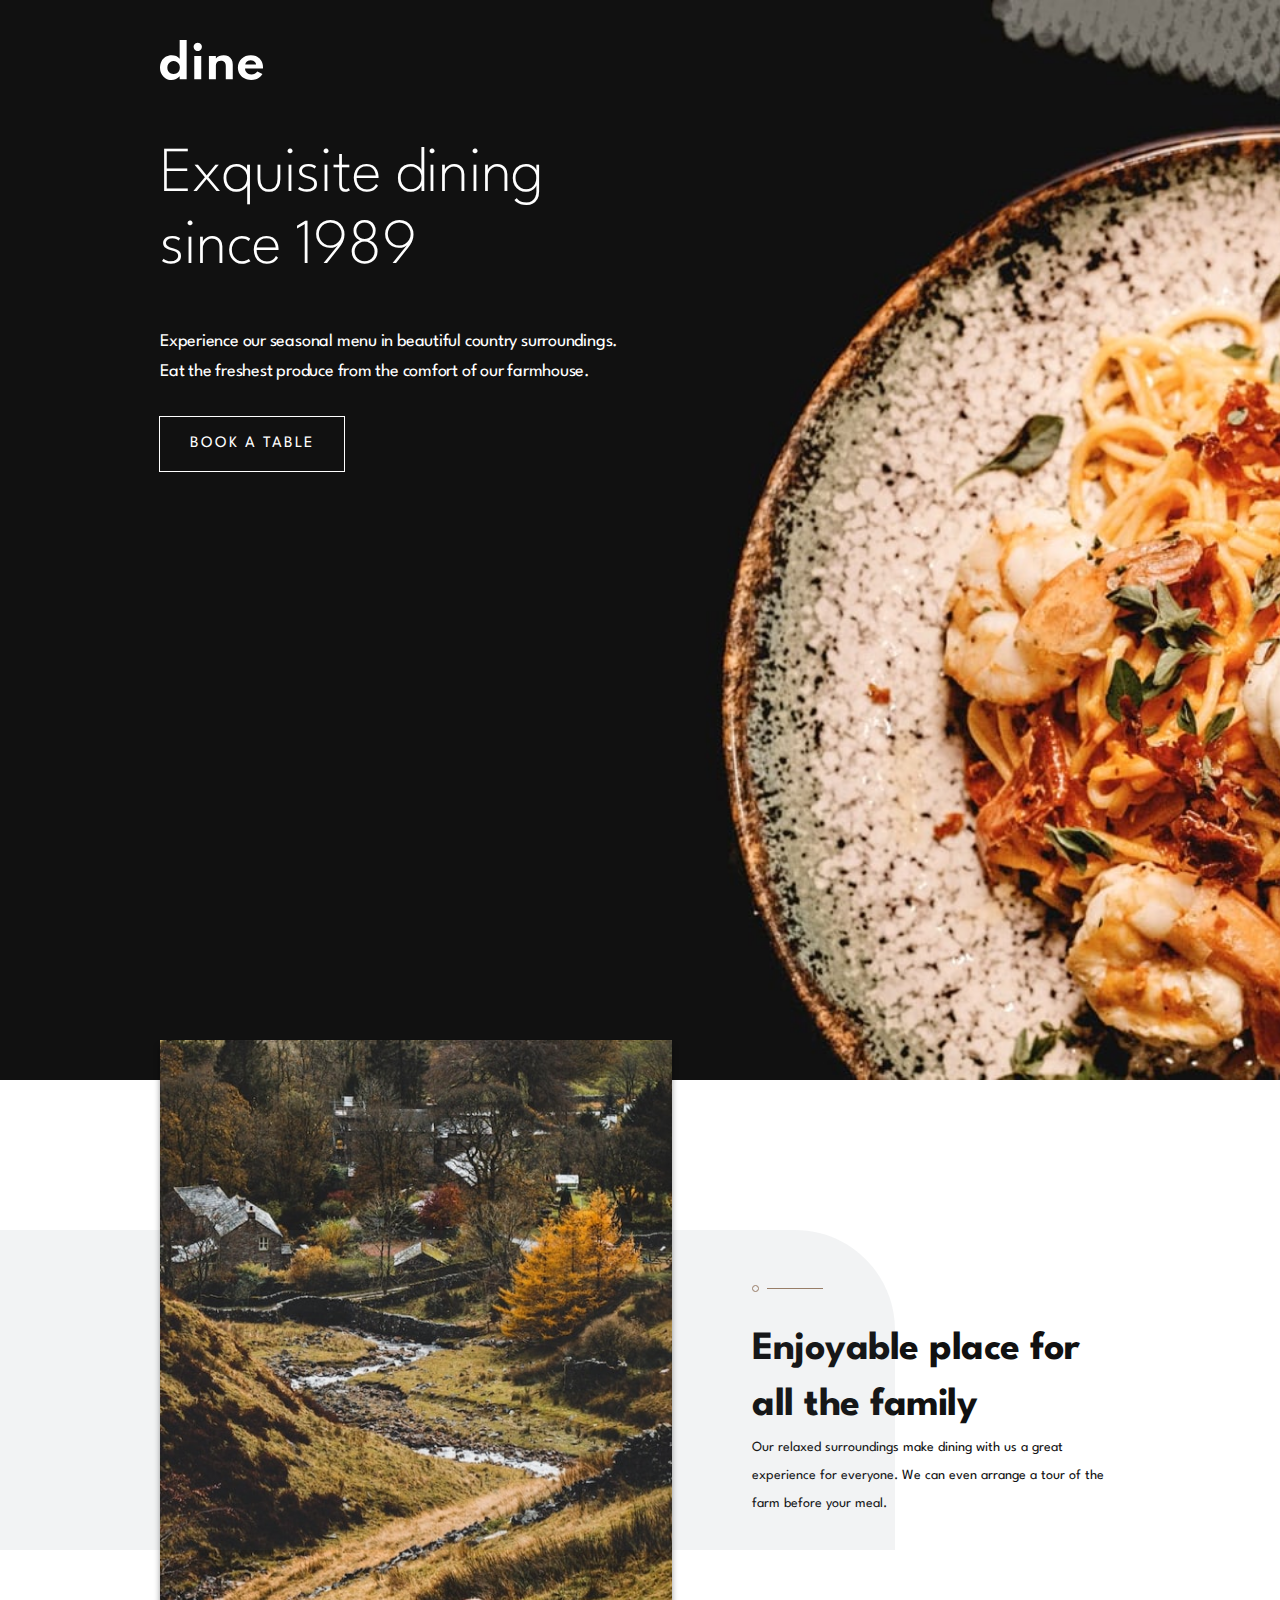
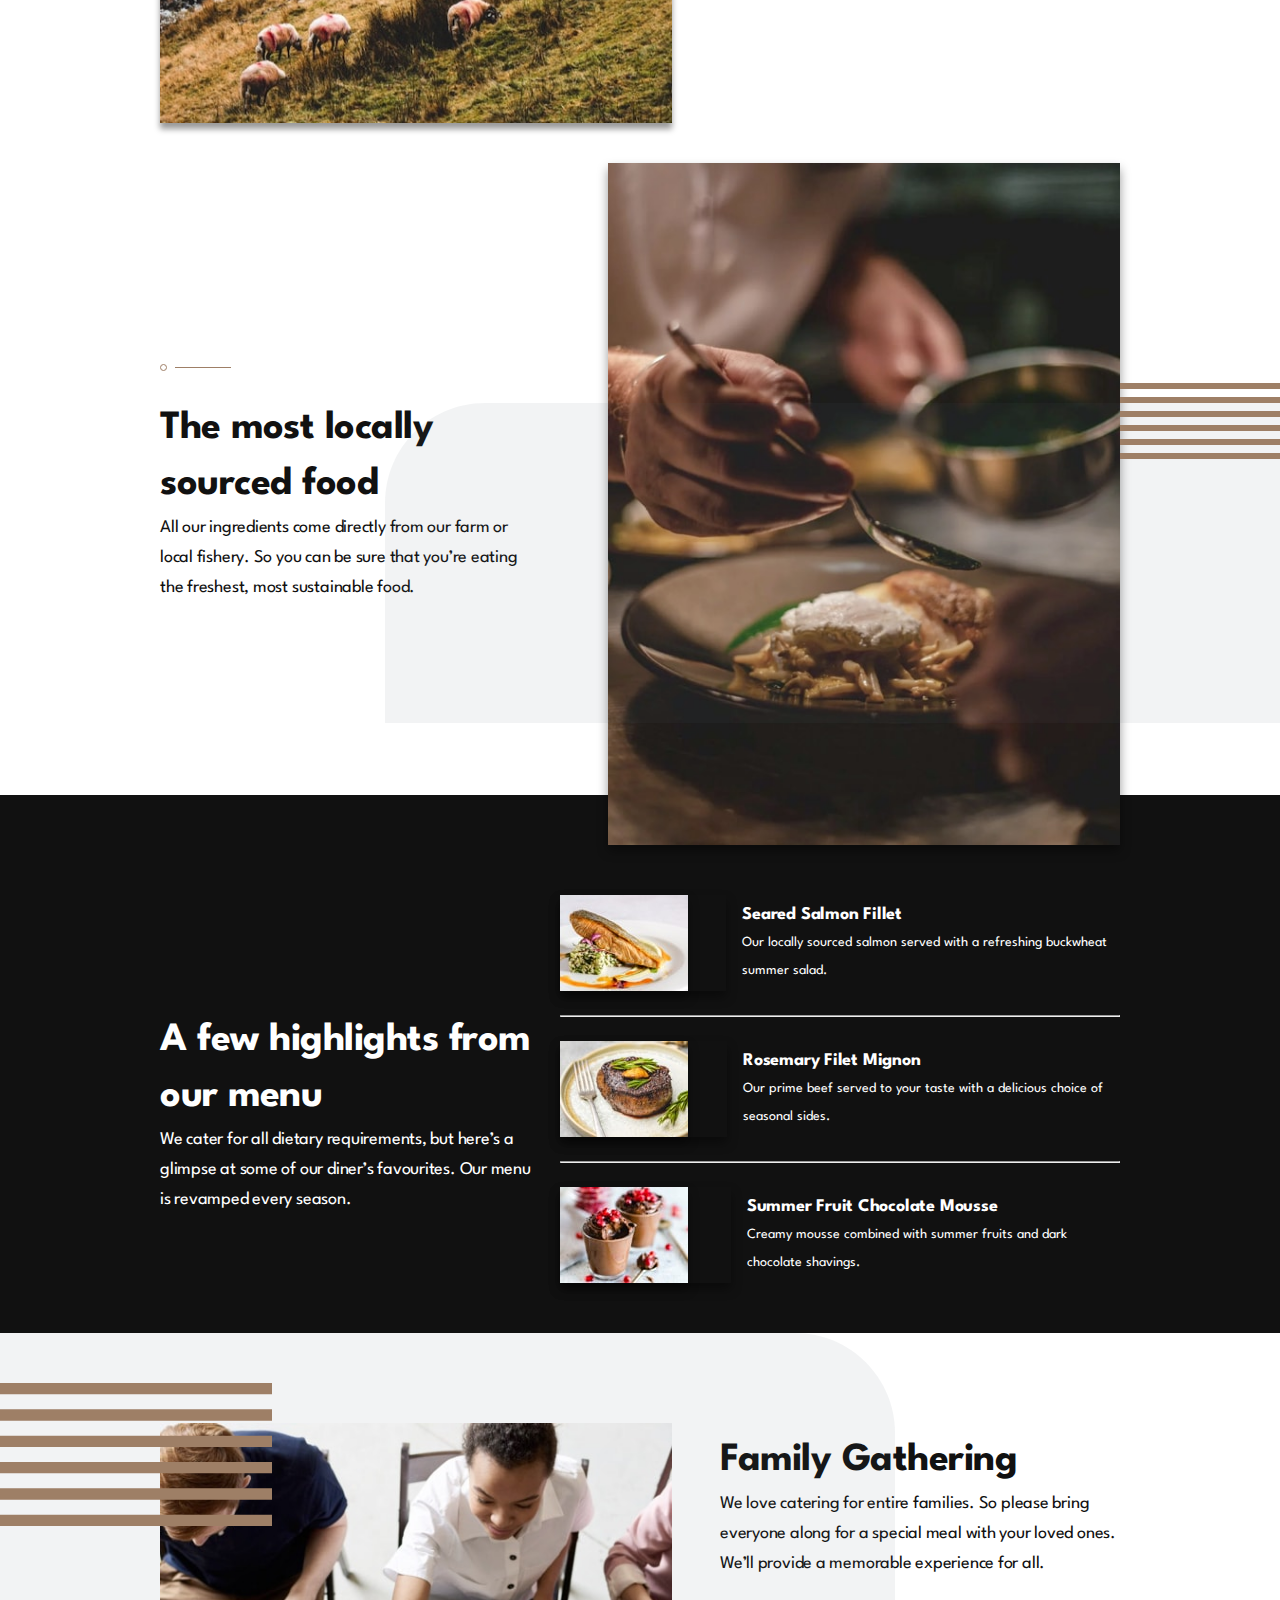
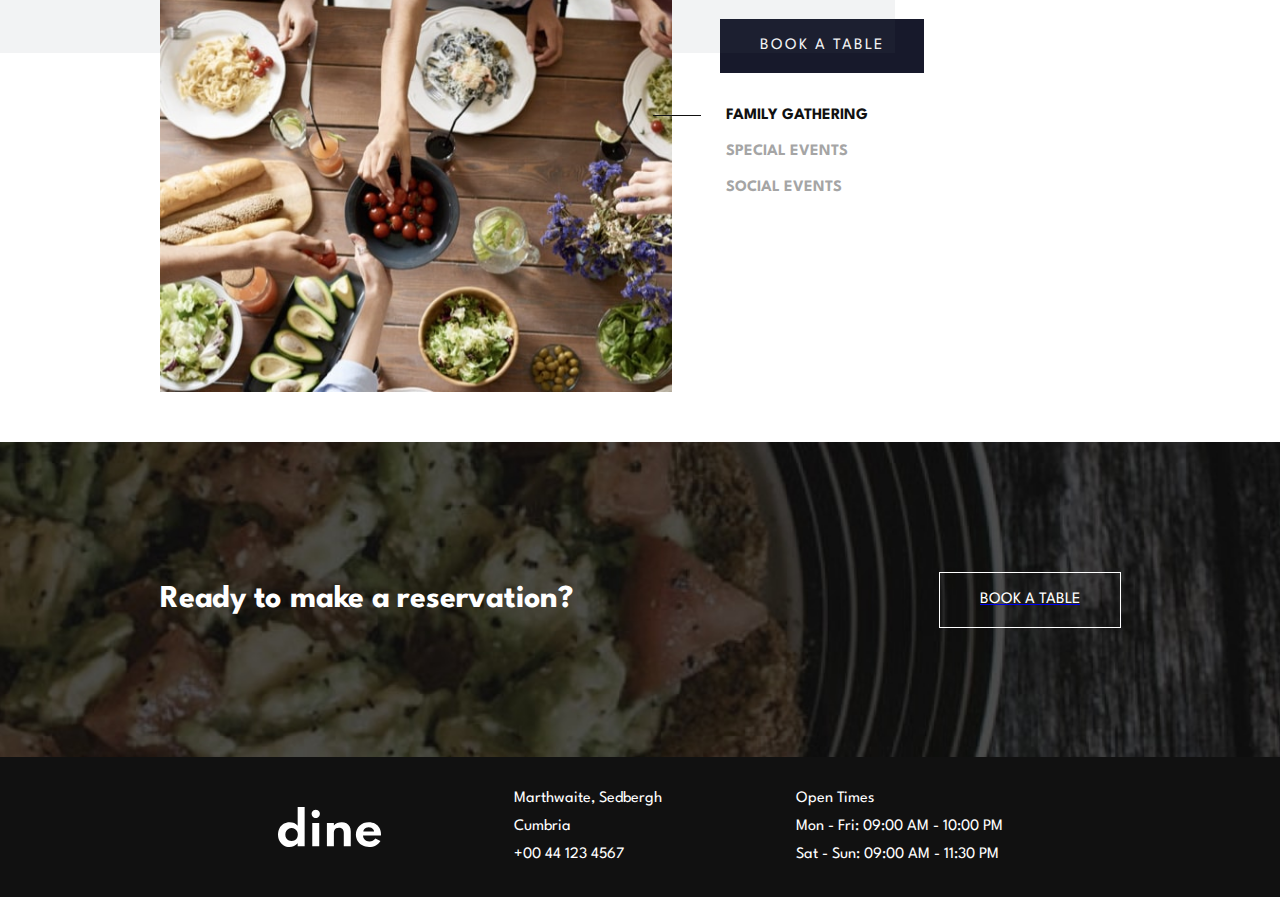
<file: index.html>
<!DOCTYPE html>
<html lang="en">
<head>
  <meta charset="UTF-8">
  <meta name="viewport" content="width=device-width, initial-scale=1.0">

  <link rel="icon" type="image/png" sizes="32x32" href="./images/favicon-32x32.png">
  <link rel="stylesheet" href="style.css">
  
  <title>Frontend Mentor | Dine Website Challenge</title>
</head>
<body>

  <header>
    <div class="container">
      <img class="logo" src="./images/logo.svg" alt=""></div>
    <div class="container flex">
      
      <div class="hero-text">
        <h1 class="hero-title text-white">Exquisite dining since 1989</h1>
        <p class="text-white body1">Experience our seasonal menu in beautiful country surroundings. Eat the freshest produce from the comfort of our farmhouse.</p>
        <button class="hero-btn btn uppercase letterspacing-3"><a href="./booking.html">Book a table</a></button>
      </div>    
    </div>
  </header>

  <main>
    <section id="section-2">
      <div class="section-2-curve">
        <img  src="./images/patterns/pattern-curve-top-right.svg" alt="grey accent in background">
      </div>
      <div class="container section-2 flex">
        <div  class="section-2-img">
          <img class="desktop" src="./images/homepage/enjoyable-place-desktop.jpg" alt="quaint country village">
          <img class="tablet" src="./images/homepage/enjoyable-place-tablet.jpg" alt="">
        </div>
        <div class="section-2-text">
          <img src="./images/patterns/pattern-divide.svg" alt="decorative divider">
          <h2 class="section-2-title">Enjoyable place for all the family</h2> 
          
          <p class="body2">
            Our relaxed surroundings make dining with us a great experience for everyone. We can even arrange
            a tour of the farm before your meal. 
          </p>
        </div>

      </div>
    </section>  

    <section id="section-3">
      <div class="section-3-curve">
        <img src="./images/patterns/pattern-curve-top-left.svg" alt="grey accent in background">
        <img class="section-3-lines" src="./images/patterns/pattern-lines.svg" alt="divider">
      </div>
      <div class="container flex section-3">
        <div class="section-3-text">
          <img src="./images/patterns/pattern-divide.svg" alt="decorative divider">
          <h2 class="section-3-title">The most locally sourced food</h2>
          <p class="body1">
            All our ingredients come directly from our farm or local fishery. So you can be sure that you’re
            eating the freshest, most sustainable food.
          </p>
        </div>
        <div class="section-3-img">
          <img class="desktop" src="./images/homepage/locally-sourced-desktop.jpg" alt="delicious food">
          <img class="tablet" src="./images/homepage/locally-sourced-tablet.jpg" alt="delicious food">
          <img class="mobile" src="./images/homepage/locally-sourced-mobile.jpg" alt="delicious food">
        </div>
      </div>
    </section>

    <section id="section-4">
      <div class="container section-4 flex">
        <div class="section-4-left">
          <h2 class="section-4-title">A few highlights from our menu</h2>
          <p class="body1">
            We cater for all dietary requirements, but here’s a glimpse at some of our diner’s favourites.
            Our menu is revamped every season.
          </p>
        </div>
        <div class="section-4-right flex">
          <div class="menu-item flex">
            <div class="section-4-img">
              <img src="./images/homepage/salmon-desktop-tablet.jpg" alt="salmon filet">
            </div>
            <div class="section-4-text">
              <h3>Seared Salmon Fillet</h3>
              <p class="body2">Our locally sourced salmon served with a refreshing buckwheat summer salad.</p>
            </div>
          </div>
          <hr>
          <div class="menu-item flex">
            <div class="section-4-img">
              <img src="./images/homepage/beef-desktop-tablet.jpg" alt="beef filet">
            </div>
            <div class="section-4-text">
              <h3>Rosemary Filet Mignon</h3>
              <p class="body2">Our prime beef served to your taste with a delicious choice of seasonal sides.</p>
            </div>
          </div>
          <hr>
          <div class="menu-item flex">
            <div class="section-4-img">
              <img src="./images/homepage/chocolate-desktop-tablet.jpg" alt="chocolate mousse">
            </div>
            <div class="section-4-text">
              <h3>Summer Fruit Chocolate Mousse</h3>
              <p class="body2">Creamy mousse combined with summer fruits and dark chocolate shavings.</p>
            </div>
          </div>

        </div>
      </div>
    </section>  

    <section id="section-5">
      <div class="section-5-accents">
        <img class="section-5-curve" src="./images/patterns/pattern-curve-top-right.svg" alt="">
        
      </div>
      
      <div class="container section-5 flex">
        <div class="section-5-left">
          <div class="section-5-img" id="section-5-img">
            <img class="desktop section-5-img" src="./images/homepage/family-gathering-desktop.jpg" alt="family gathering">
            <img class="tablet section-5-img" src="./images/homepage/family-gathering-tablet.jpg" alt="family gathering">
            <img class="mobile section-5-img" src="./images/homepage/family-gathering-mobile.jpg" alt="family gathering">
            <img class="section-5-lines" src="./images/patterns/pattern-lines.svg" alt="">
          </div>
          
        </div>
        <div class="section-5-right">
          <article class="section-5-info" id="family-tab" aria-selected="true">
            <h2 class="section-5-title" >Family Gathering</h2>
            <p class="body1" >
              We love catering for entire families. So please bring everyone along for a special meal with your
              loved ones. We’ll provide a memorable experience for all.
            </p>
          </article>

          <article hidden class="section-5-info" id="special-tab" aria-selected="false">
            <h2 class="section-5-title" >Special Events</h2>
            <p class="body1" >
              Whether it’s a romantic dinner or special date you’re celebrating with others we’ll look after you.
              We’ll be sure to mark your special date with an unforgettable meal.
            </p>
          </article>

          <article hidden class="section-5-info" id="social-tab" aria-selected="false">
            <h2 class="section-5-title" >Social Events</h2>
            <p class="body1" >
              Are you looking to have a larger social event? No problem! We’re more than happy to cater for big
              parties. We’ll work with you to make your event a hit with everyone.
            </p>
          </article>
          
          <div class="">
            <button class="uppercase letterspacing-3 btn event-btn"><a class="" href="./booking.html">Book a table</a></button>
          </div>

          <div class="section-5-btns tab-list" role="tablist" aria-label="event list">
            
              
              <button class="section-5-btn active fw-bold uppercase" role="tab" aria-selected="true" aria-controls="family-tab" id="family-btn">Family Gathering</button>           
            
              <button class="section-5-btn fw-bold uppercase" role="tab" aria-selected="false" aria-controls="special-tab" id="special-btn">Special Events</button>          
            
              <button class="section-5-btn fw-bold uppercase" role="tab" aria-selected="false" aria-controls="social-tab" id="social-btn">Social Events</button>
            
          </div>
        </div>
      </div>
    </section>

    <section id="section-6">
      <div class="container section-6 flex">
        <h3 class="text-white">Ready to make a reservation?</h3>
        
        <a href="./booking.html"><button class="btn uppercase reservation-btn">Book a table</button></a>
      </div>
    </section>
  </main>
  
  <footer>
    <div class="footer">
      <div class="container footer-text flex">
        <img class="footer-logo" src="./images/logo.svg" alt="">
        <div class="footer-address flex">
          <p>Marthwaite, Sedbergh</p>
          <p>Cumbria</p>
          <p>+00 44 123 4567</p>
        </div>
        <div class="footer-hours flex">
          <p>Open Times</p>
          <p>Mon - Fri: 09:00 AM - 10:00 PM</p>
          <p>Sat - Sun: 09:00 AM - 11:30 PM</p>
        </div>
      </div>
    </div>
  </footer>
<script src="./index.js"></script>
</body>
</html>
</file>
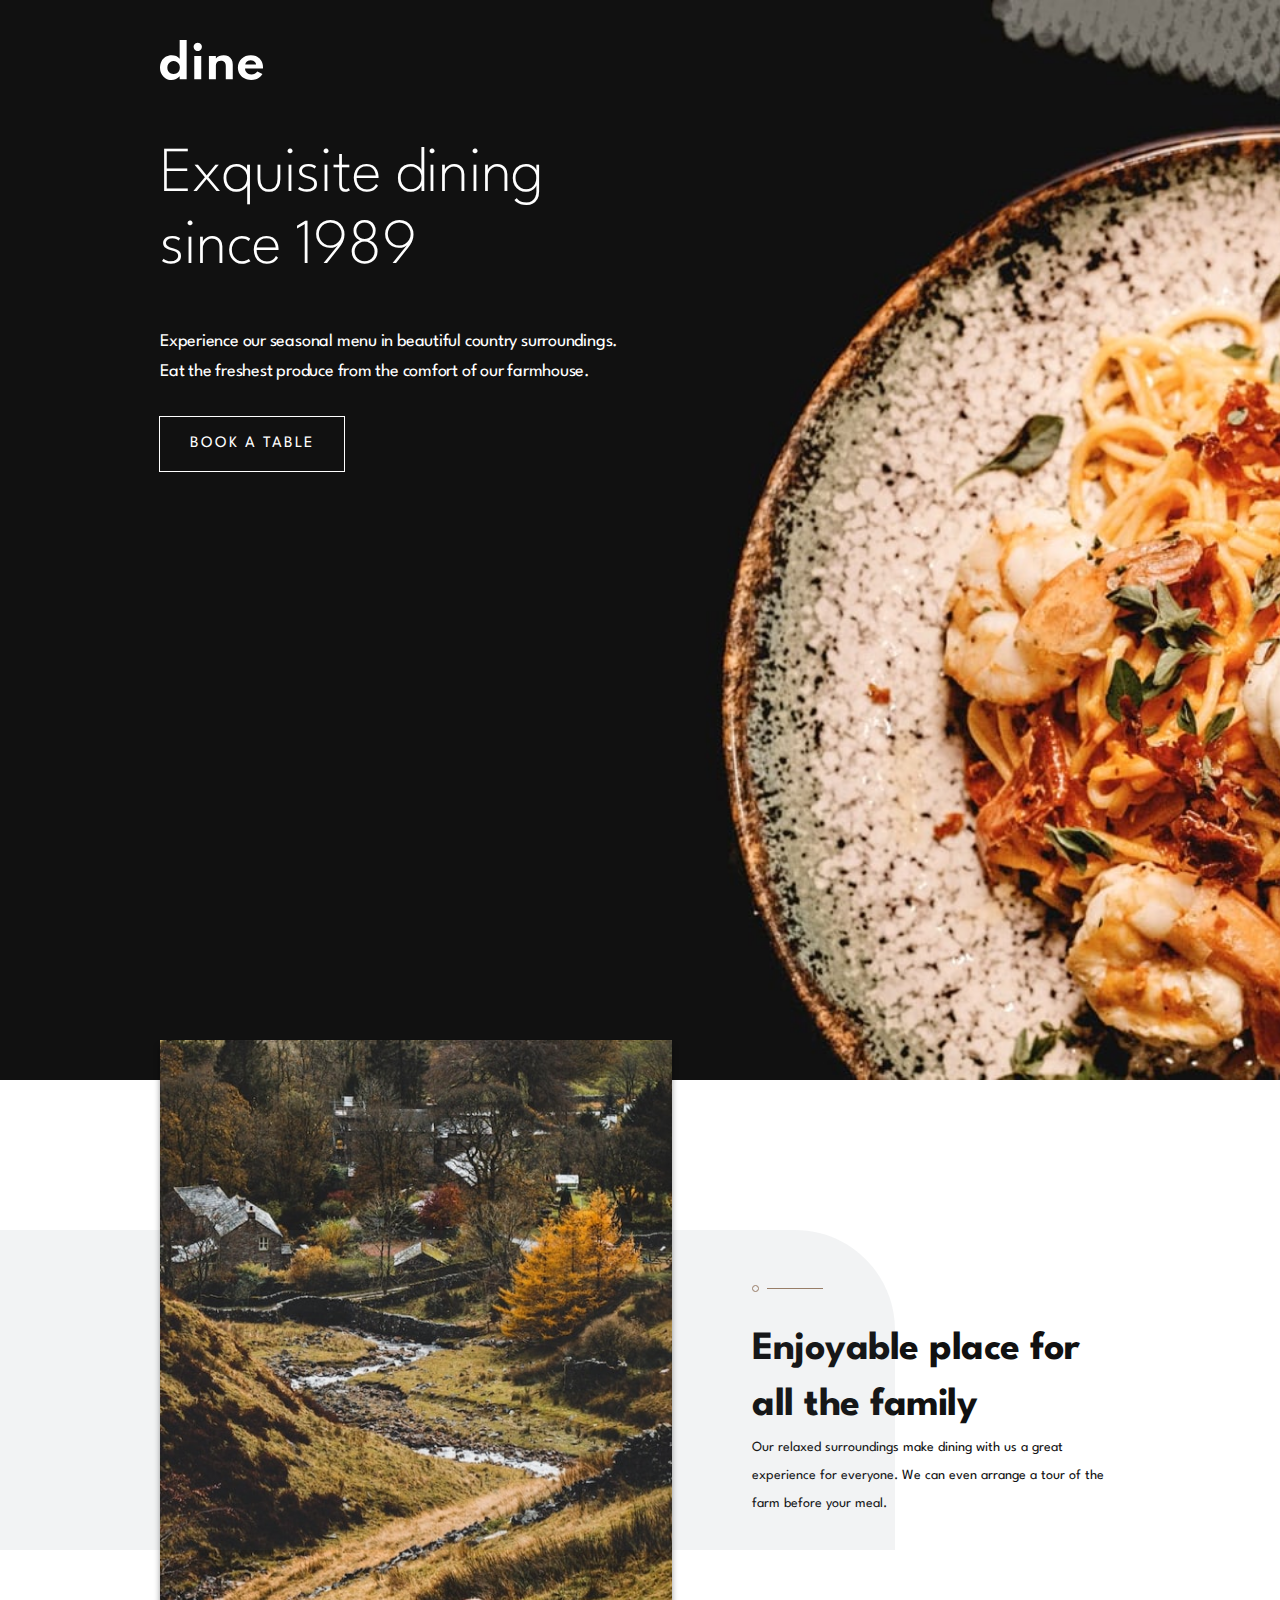
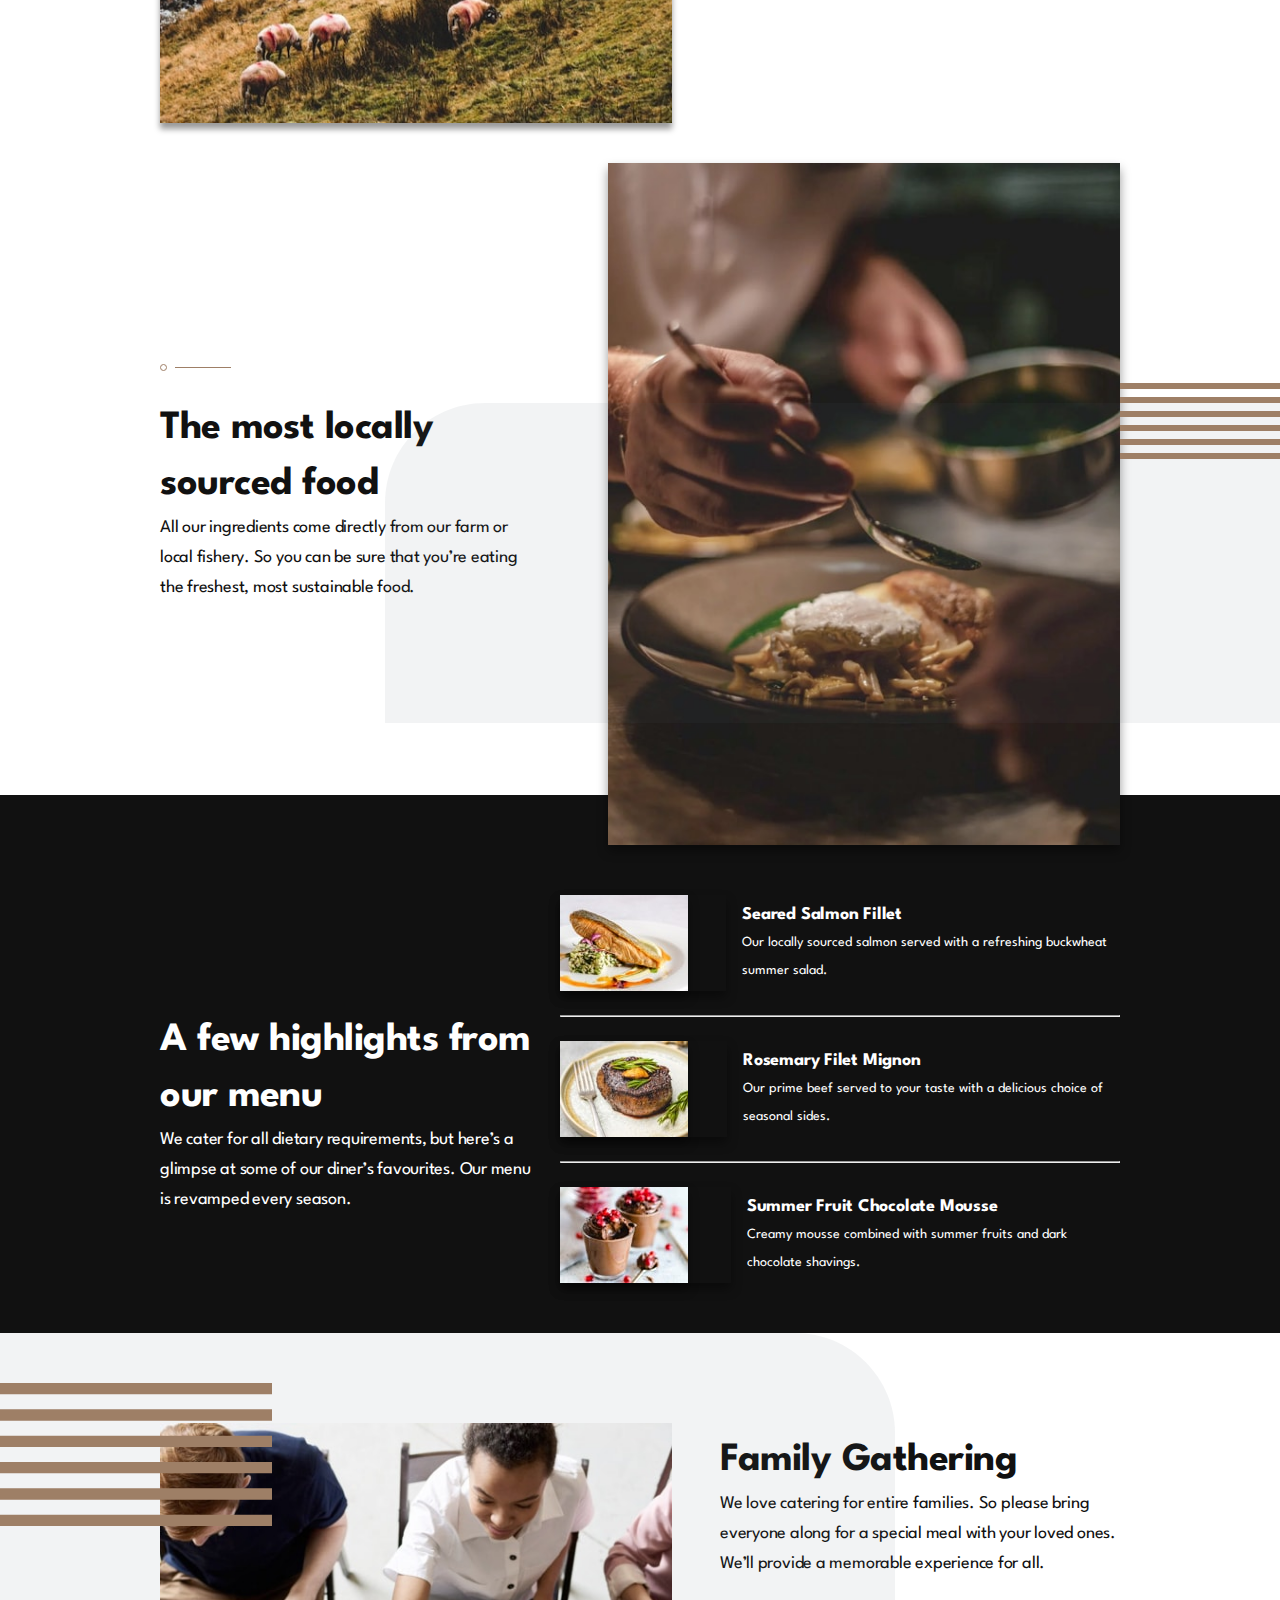
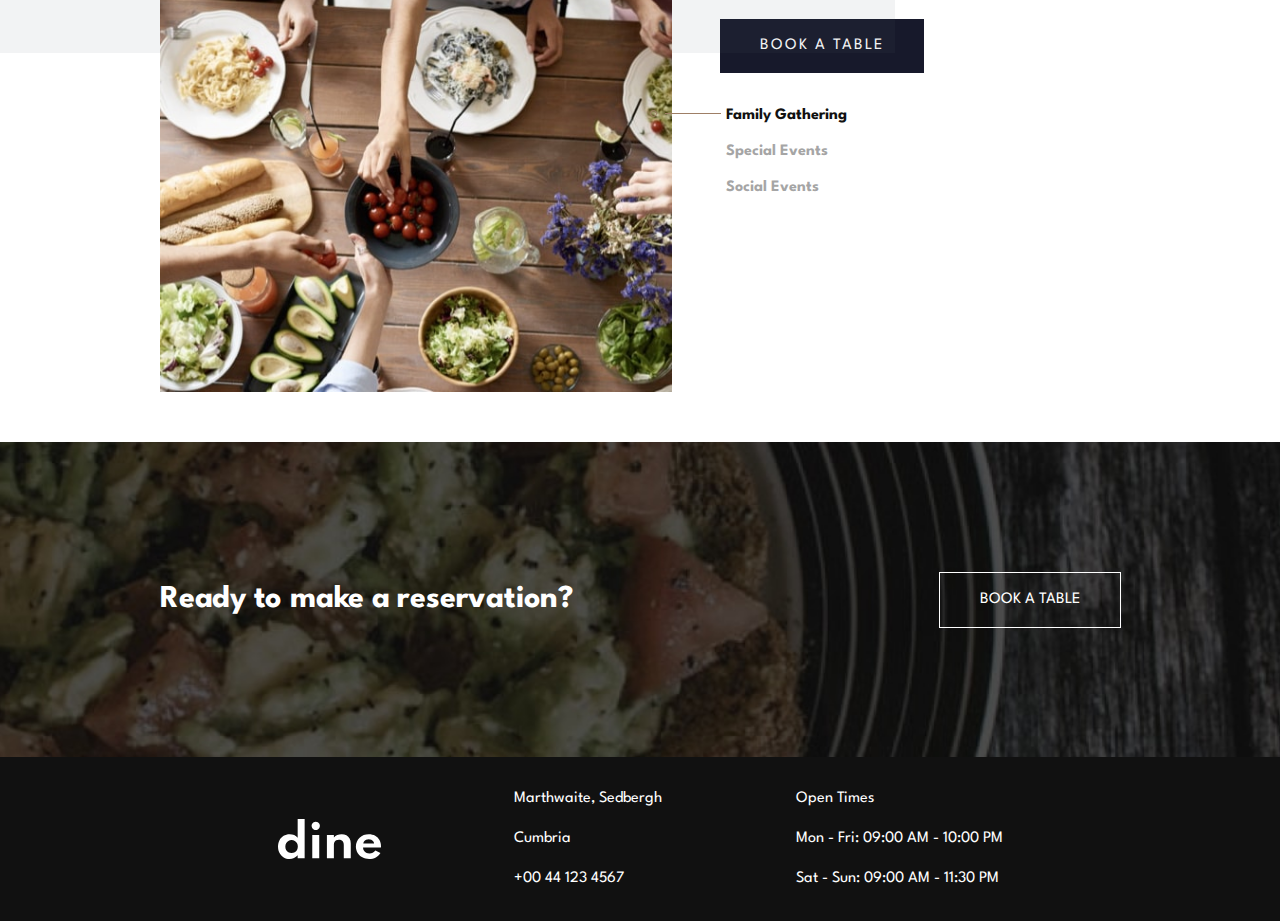
<file: dine-restaurant-website-figma/index.html>
<!DOCTYPE html>
<html lang="en">
<head>
  <meta charset="UTF-8">
  <meta name="viewport" content="width=device-width, initial-scale=1.0">

  <link rel="icon" type="image/png" sizes="32x32" href="./images/favicon-32x32.png">
  <link rel="stylesheet" href="style.css">
  
  <title>Frontend Mentor | Dine Website Challenge</title>
</head>
<body>

  <header>
    <div class="container">
      <img class="logo" src="./images/logo.svg" alt=""></div>
    <div class="container flex">
      
      <div class="hero-text">
        <h1 class="hero-title text-white">Exquisite dining since 1989</h1>
        <p class="text-white body1">Experience our seasonal menu in beautiful country surroundings. Eat the freshest produce from the comfort of our farmhouse.</p>
        <button class="hero-btn btn uppercase letterspacing-3"><a href="./booking.html">Book a table</a></button>
      </div>    
    </div>
  </header>

  <main>
    <section id="section-2">
      <div class="section-2-curve">
        <img  src="./images/patterns/pattern-curve-top-right.svg" alt="grey accent in background">
      </div>
      <div class="container section-2 flex">
        <div  class="section-2-img">
          <img class="desktop" src="./images/homepage/enjoyable-place-desktop.jpg" alt="quaint country village">
          <img class="tablet" src="./images/homepage/enjoyable-place-tablet.jpg" alt="">
        </div>
        <div class="section-2-text">
          <img src="./images/patterns/pattern-divide.svg" alt="decorative divider">
          <h2 class="section-2-title">Enjoyable place for all the family</h2>
          
          <p class="body2">
            Our relaxed surroundings make dining with us a great experience for everyone. We can even arrange
            a tour of the farm before your meal.
          </p>
        </div>

      </div>
    </section>
  </main>



  

  <section id="section-3">
    <div class="section-3-curve">
      <img src="./images/patterns/pattern-curve-top-left.svg" alt="grey accent in background">
      <img class="section-3-lines" src="./images/patterns/pattern-lines.svg" alt="divider">
    </div>
    <div class="container flex section-3">
      <div class="section-3-text">
        <img src="./images/patterns/pattern-divide.svg" alt="decorative divider">
        <h2 class="section-3-title">The most locally sourced food</h2>
        <p class="body1">
          All our ingredients come directly from our farm or local fishery. So you can be sure that you’re
          eating the freshest, most sustainable food.
        </p>
      </div>
      <div class="section-3-img">
        <img class="desktop" src="./images/homepage/locally-sourced-desktop.jpg" alt="delicious food">
        <img class="tablet" src="./images/homepage/locally-sourced-tablet.jpg" alt="delicious food">
        <img class="mobile" src="./images/homepage/locally-sourced-mobile.jpg" alt="delicious food">
      </div>
    </div>
  </section>



  <section id="section-4">
    <div class="container section-4 flex">
      <div class="section-4-left">
        <h2 class="section-4-title">A few highlights from our menu</h2>
        <p class="body1">
          We cater for all dietary requirements, but here’s a glimpse at some of our diner’s favourites.
          Our menu is revamped every season.
        </p>
      </div>
      <div class="section-4-right flex">
        <div class="menu-item flex">
          <div class="section-4-img">
            <img src="./images/homepage/salmon-desktop-tablet.jpg" alt="salmon filet">
          </div>
          <div class="section-4-text">
            <h3>Seared Salmon Fillet</h3>
            <p class="body2">Our locally sourced salmon served with a refreshing buckwheat summer salad.</p>
          </div>
        </div>
        <hr>
        <div class="menu-item flex">
          <div class="section-4-img">
            <img src="./images/homepage/beef-desktop-tablet.jpg" alt="beef filet">
          </div>
          <div class="section-4-text">
            <h3>Rosemary Filet Mignon</h3>
            <p class="body2">Our prime beef served to your taste with a delicious choice of seasonal sides.</p>
          </div>
        </div>
        <hr>
        <div class="menu-item flex">
          <div class="section-4-img">
            <img src="./images/homepage/chocolate-desktop-tablet.jpg" alt="chocolate mousse">
          </div>
          <div class="section-4-text">
            <h3>Summer Fruit Chocolate Mousse</h3>
            <p class="body2">Creamy mousse combined with summer fruits and dark chocolate shavings.</p>
          </div>
        </div>

      </div>
    </div>
  </section>



  

  <section id="section-5">
    <div class="section-5-accents">
      <img class="section-5-curve" src="./images/patterns/pattern-curve-top-right.svg" alt="">
      
    </div>
    
    <div class="container section-5 flex">
      <div class="section-5-left">
        <div class="section-5-img">
          <img class="desktop" id="section-5-img" src="./images/homepage/family-gathering-desktop.jpg" alt="family gathering">
          <img class="tablet" id="section-5-img" src="./images/homepage/family-gathering-tablet.jpg" alt="family gathering">
          <img class="mobile" id="section-5-img" src="./images/homepage/family-gathering-mobile.jpg" alt="family gathering">
          <img class="section-5-lines" src="./images/patterns/pattern-lines.svg" alt="">
        </div>
        
      </div>
      <div class="section-5-right">
        <div class="section-5-info">
          <h2 class="section-5-title" id="section-5-title">Family Gathering</h2>
          <p class="body1" id="section-5-text">
            We love catering for entire families. So please bring everyone along for a special meal with your
            loved ones. We’ll provide a memorable experience for all.
          </p>
        </div>
        
        <div class=""><button class="uppercase letterspacing-3 btn event-btn"><a class="" href="./booking.html">Book a table</a></button></div>
        <div class="section-5-btns">
          <div class="section-5-btn">
            <img src="./images/patterns/pattern-divide.svg" alt="divider">
            <button class="active fw-bold" id="family">Family Gathering</button>
          </div>

          <div class="section-5-btn">
            <img class="hidden" src="./images/patterns/pattern-divide.svg" alt="divider">
            <button class="fw-bold" id="special">Special Events</button>
          </div>
          <div class="section-5-btn">
            <img class="hidden" src="./images/patterns/pattern-divide.svg" alt="divider">
            <button class="fw-bold" id="events">Social Events</button>
          </div>
        </div>
      </div>
    </div>
  </section>

  <section id="section-6">
    <div class="container section-6 flex">
      <h3 class="text-white">Ready to make a reservation?</h3>
      <button class="btn uppercase reservation-btn"><a href="./booking.html">Book a table</a></button>
    </div>
  </section>



  <footer>
    <div class="footer">
      <div class="container footer-text flex">
        <img class="footer-logo" src="./images/logo.svg" alt="">
        <div class="footer-address flex">
          <p>Marthwaite, Sedbergh</p>
          <p>Cumbria</p>
          <p>+00 44 123 4567</p>
        </div>
        <div class="footer-hours flex">
          <p>Open Times</p>
          <p>Mon - Fri: 09:00 AM - 10:00 PM</p>
          <p>Sat - Sun: 09:00 AM - 11:30 PM</p>
        </div>
      </div>
    </div>
  </footer>

</body>
</html>
</file>
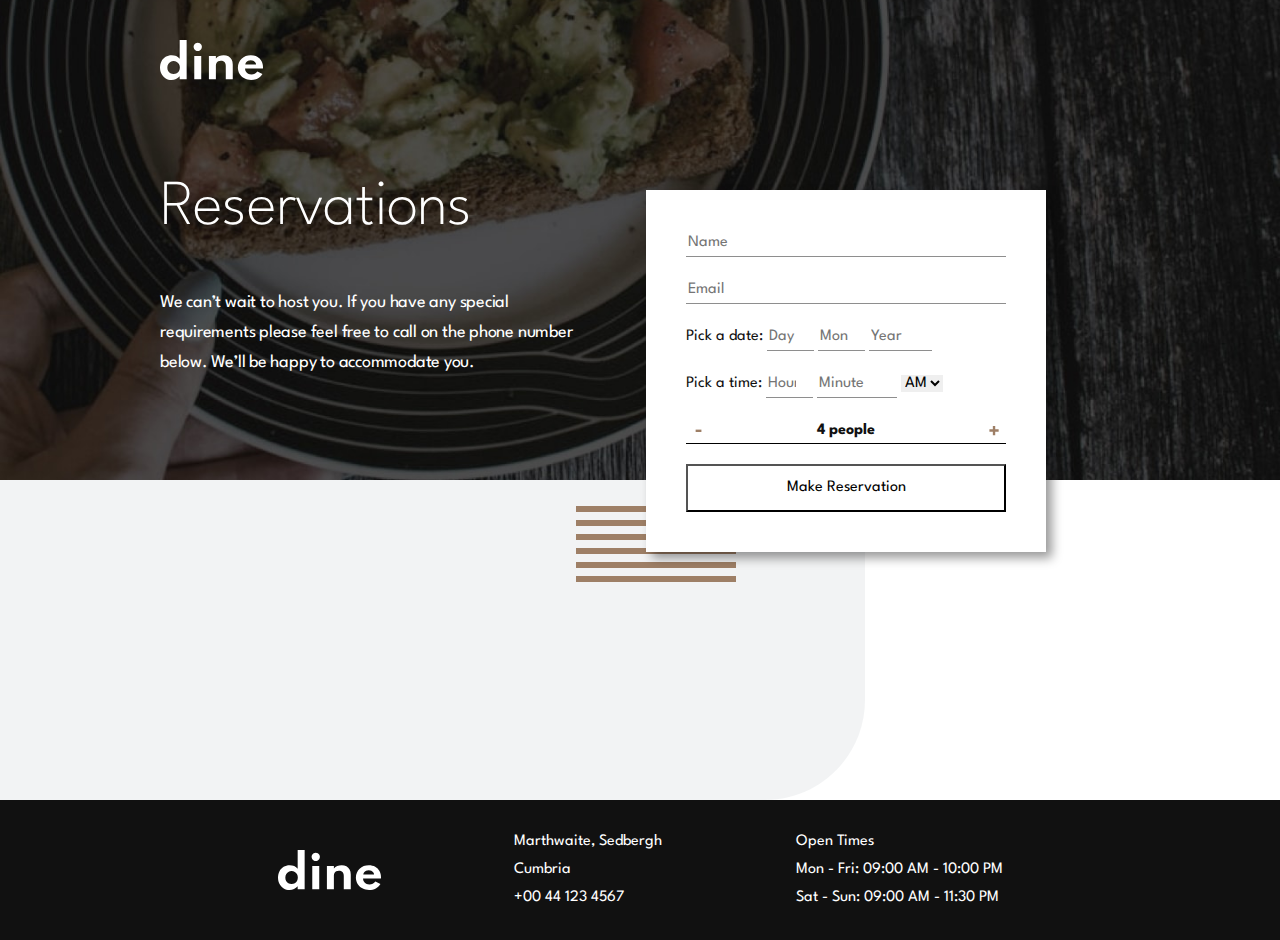
<file: booking.html>
<!DOCTYPE html>
<html lang="en">
<head>
  <meta charset="UTF-8">
  <meta name="viewport" content="width=device-width, initial-scale=1.0">

  <link rel="icon" type="image/png" sizes="32x32" href="./images/favicon-32x32.png">
  <link rel="stylesheet" href="style.css">
  <title>Frontend Mentor | Dine Website Challenge</title>
</head>
<body>
<main>
  <div class="booking-header">
      <div class="container booking-logo"><a href="./index.html"><img  src="./images/logo.svg" alt="logo"></a></div>
      <div class="container booking flex">
        <div class="booking-text">
          <h1 class="text-white">Reservations</h1>
          <p class="body1 text-white">
            We can’t wait to host you. If you have any special requirements please feel free to
            call on the phone number below. We’ll be happy to accommodate you.
          </p>
        </div>
        <div class="booking-form">
  
          <form action="https://formsubmit.co/bdf7ccf14a873811dc5164afc7ddfd8e" method="POST">
            <input required type="text" name="name" placeholder="Name"><span class="sr-only">Name</span></input>
            <input required type="email" name="email" placeholder="Email"><span class="sr-only">Email</span></input>
  
            <div id="date">
              <label for="date">Pick a date:</label>
              <input id="day" type="number" name="day" placeholder="Day" min="1" max="31">
              <input id="month" type="number" name="month" placeholder="Month" min="1" max="12">
              <input id="year" type="number" name="year" placeholder="Year" min="2022" max="2023">
            </div>
  
            <div id="time">
              <label for="time">Pick a time: </label>
              <input id="hour" type="number" name="hour" placeholder="Hour" min="10" max="22">
              <input id="minute" type="number" name="minute" placeholder='Minute' min="00" max="30" step='30'>
              <select class="ampm">
                <option name="am" value="AM">AM</option>
                <option name="pm" value="PM">PM</option>
              </select>
            </div>
  
            <div class="input-number flex">
              <button id="minus" class="minus"></button>
              <span id="people-count" class="people-count fw-bold">4<span class="people"> people</span> </span>
              <button id="plus" class="plus"></button>
            </div>
            <!-- <input id="guests" type="text" class="sr-only" name="guests">4</input> -->
            <input type="hidden" name="_next" value="https://thomasaurelius.github.io/fm_dine-restaurant-website/thanks.html?">
            <button type="submit" class="form-btn">Make Reservation</button>
          </form>
          <img class="booking-lines desktop" src="./images/patterns/pattern-lines.svg" alt="lines">
        </div>
  
      </div>
  
    </div>
    <div class=" booking-curve">
      <img src="./images/patterns/pattern-curve-bottom-right.svg" alt="decorative background">
  </div>
</main>



<footer>
  <div class="footer">
    <div class="container footer-text flex">
      <img class="footer-logo" src="./images/logo.svg" alt="">
      <div class="footer-address flex">
        <p>Marthwaite, Sedbergh</p>
        <p>Cumbria</p>
        <p>+00 44 123 4567</p>
      </div>
      <div class="footer-hours flex">
        <p>Open Times</p>
        <p>Mon - Fri: 09:00 AM - 10:00 PM</p>
        <p>Sat - Sun: 09:00 AM - 11:30 PM</p>
      </div>
    </div>
  </div>
</footer>

<script src="./booking.js"></script>
</body>
</html>
</file>
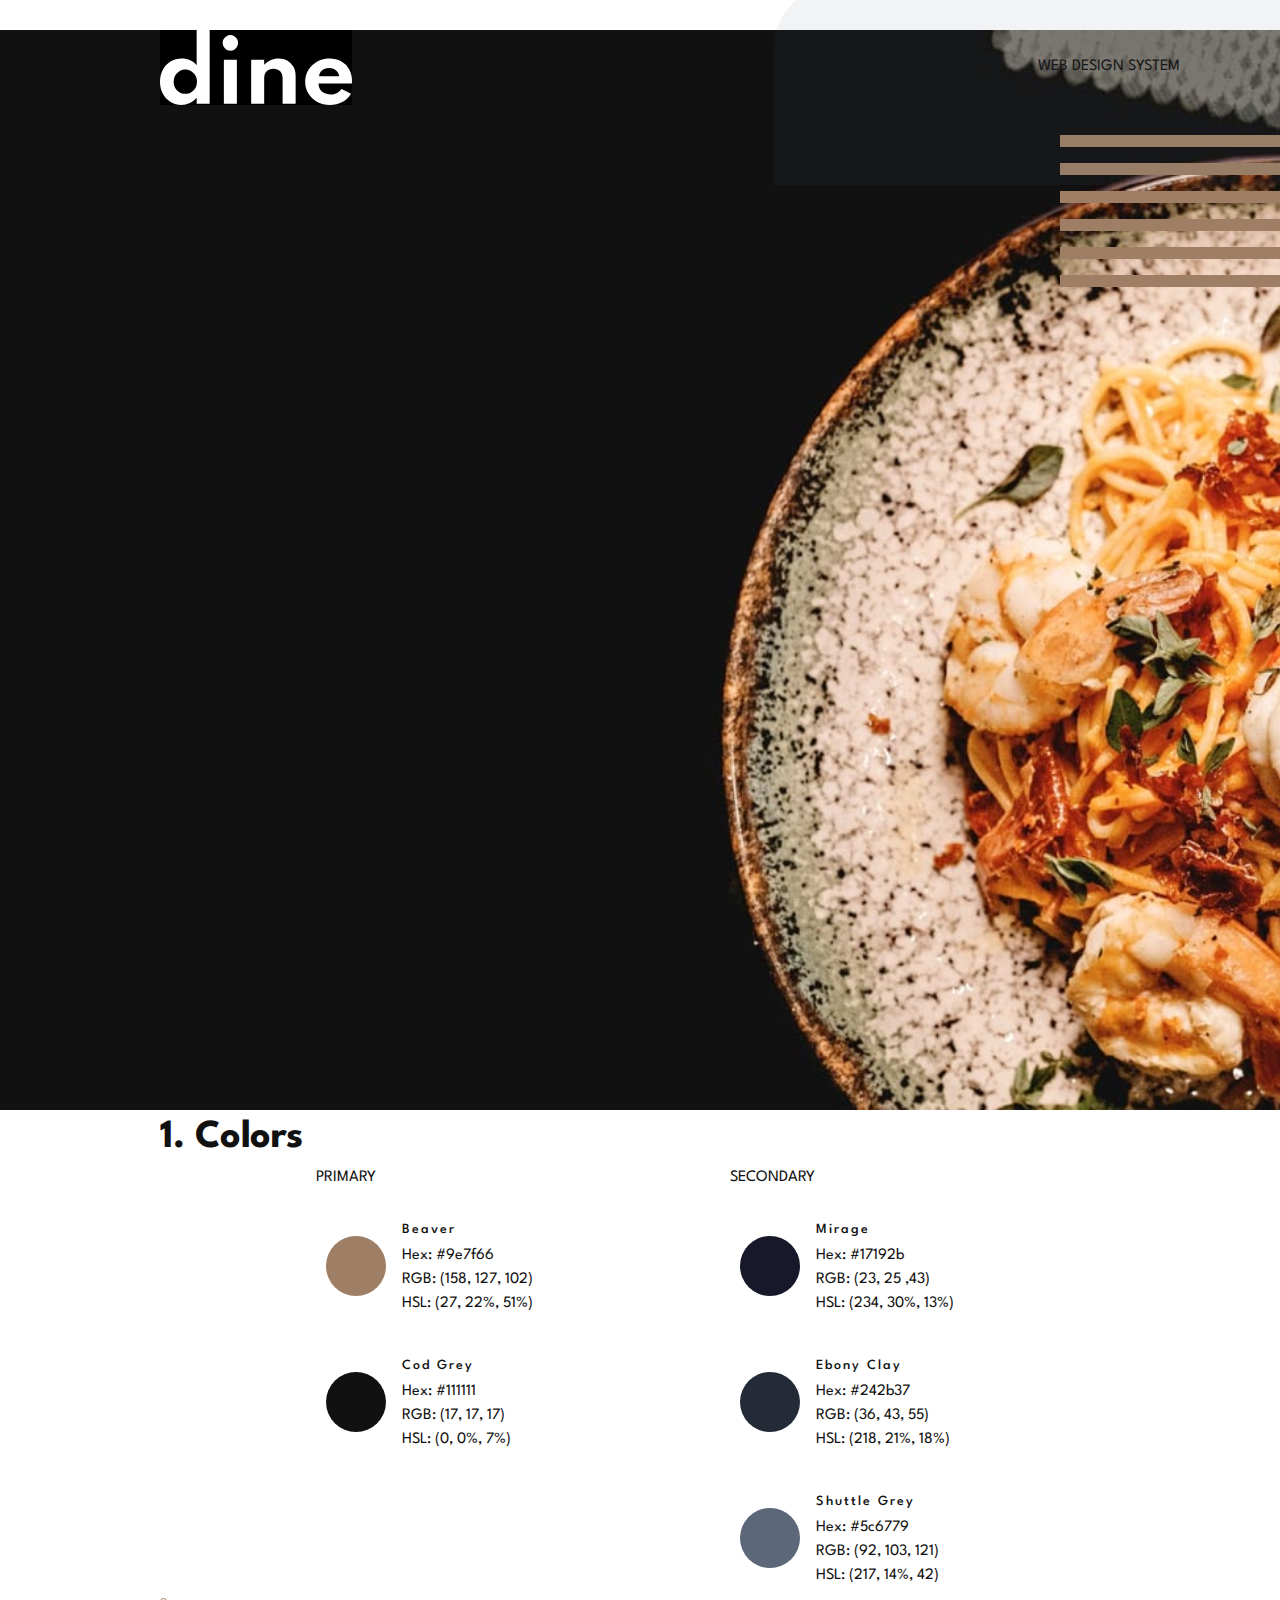
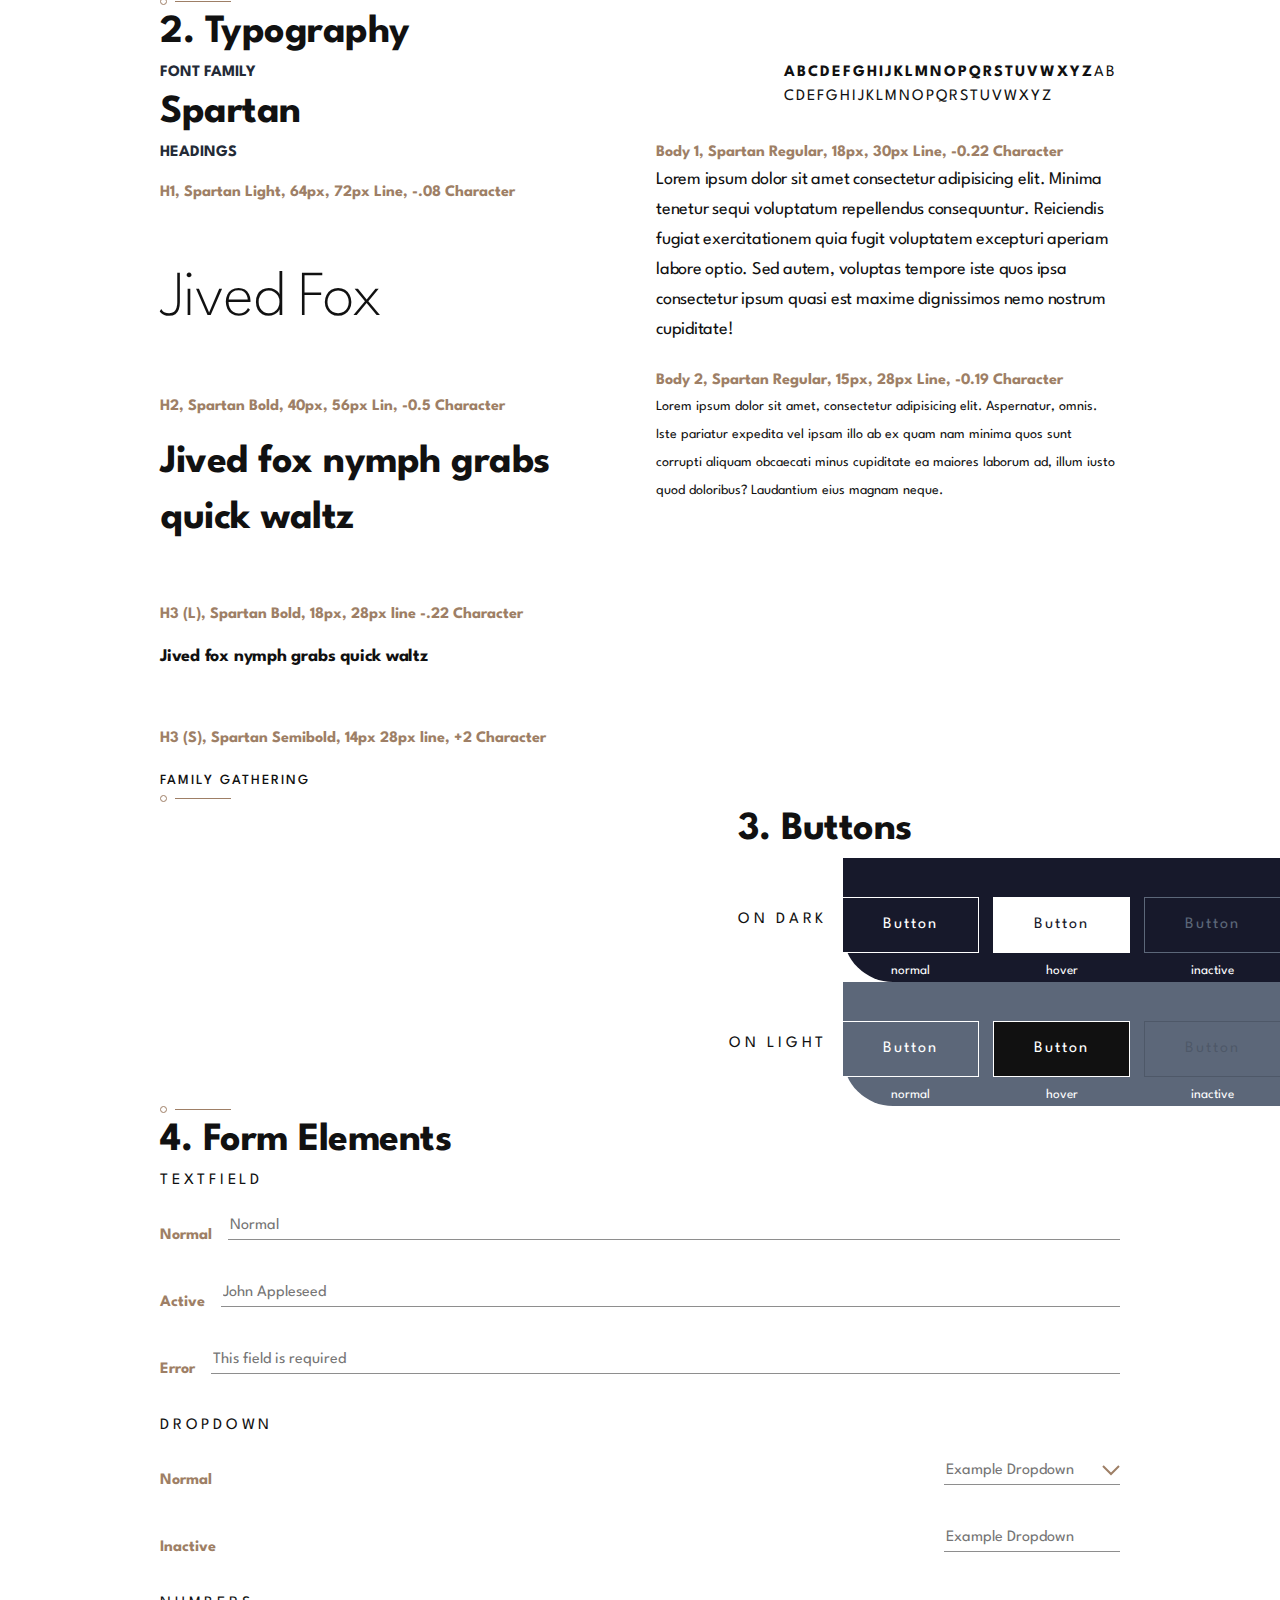
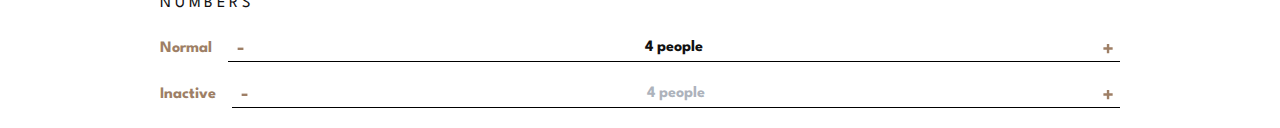
<file: design_system.html>
<!DOCTYPE html>
<html lang="en">
<head>
  <meta charset="UTF-8">
  <meta name="viewport" content="width=device-width, initial-scale=1.0">

  <link rel="icon" type="image/png" sizes="32x32" href="./images/favicon-32x32.png">
  <link rel="stylesheet" href="./style.css">
  
  <title>Frontend Mentor | Dine Website Challenge</title>
</head>
<body>  
  <header class="">
    <div class="container">
      <img class="header-left" src="./images/logo.svg" alt="">
    </div>
    <div class="header-right">
      <p class="uppercase header-text">Web Design system</p>
    <img class="header-icon" src="./images/patterns/pattern-curve-top-left.svg" alt="">
    <img class="header-lines" src="./images/patterns/pattern-lines.svg" alt="">
    </div>
  </header>

  <main>
    <section id="colors">
      <div class="container">
        <h2>1. Colors</h2>
        <div class="colors flex" >
      
          <div class="primary flex">
            <p class="uppercase">Primary</p>
            <div class="color beaver flex ">
              <div class="color-sample"></div>
              <div class="color-info">
                <h4>Beaver</h4>
                <p>Hex: #9e7f66</p>
                <p>RGB: (158, 127, 102)</p>
                <p>HSL: (27, 22%, 51%)</p>
              </div>
            </div>
            <div class="color cod-grey flex">
              <div class="color-sample"></div>
              <div class="color-info">
                <h4>Cod Grey</h4>
                <p>Hex: #111111</p>
                <p>RGB: (17, 17, 17)</p>
                <p>HSL: (0, 0%, 7%)</p>
              </div>
            </div>
          </div>
          <div class="secondary flex">
            <p class="uppercase">Secondary</p>
            <div class="color mirage flex ">
              <div class="color-sample"></div>
              <div class="color-info">
                <h4>Mirage</h4>
                <p>Hex: #17192b</p>
                <p>RGB: (23, 25 ,43)</p>
                <p>HSL: (234, 30%, 13%)</p>
              </div>
            </div>
      
            <div class="color ebony-clay flex">
              <div class="color-sample"></div>
              <div class="color-info">
                <h4>Ebony Clay</h4>
                <p>Hex: #242b37</p>
                <p>RGB: (36, 43, 55)</p>
                <p>HSL: (218, 21%, 18%)</p>
              </div>
            </div>
            <div class="color shuttle-grey flex">
              <div class="color-sample"></div>
              <div class="color-info">
                <h4>Shuttle Grey</h4>
                <p>Hex: #5c6779</p>
                <p>RGB: (92, 103, 121)</p>
                <p>HSL: (217, 14%, 42)</p>
              </div>
            </div>
          </div>
        </div>
      </div>
    </section>
    <div class="container">
      <img src="./images/patterns/pattern-divide.svg" alt="">
    </div>
    <section id="typography">
      <div class="container">
        <h2>2. Typography</h2> 
      </div> 
      <div class="container">
        <div class="typo-top flex">
          <div>
            <p class="uppercase fs-200 fw-bold text-ebony-clay">Font Family</p>              
            <h2>Spartan</h2>
          </div>
          <div class="alphabet">
            <span class="fw-bold">ABCDEFGHIJKLMNOPQRSTUVWXYZ</span>ABCDEFGHIJKLMNOPQRSTUVWXYZ
          </div>
        </div>
      </div>
      <div class="container flex">
        <div class="typo-left flex">
        
        
          <p class="uppercase fs-200 fw-bold text-ebony-clay">Headings</p>
          <p class="fw-bold fs-100 text-beaver">H1, Spartan Light, 64px, 72px Line, -.08 Character</p>
          <h1>Jived Fox</h1>
          
          <p class="text-beaver fw-bold fs-100">H2, Spartan Bold, 40px, 56px Lin, -0.5 Character</p>
          <h2>Jived fox nymph grabs quick waltz</h2>
          <br>
          <p class="text-beaver fw-bold fs-100">H3 (L), Spartan Bold, 18px, 28px line -.22 Character</p>
          <h3>Jived fox nymph grabs quick waltz</h3>
          <br>
          <p class="text-beaver fw-bold fs-100">H3 (S), Spartan Semibold, 14px 28px line, +2 Character</p>
          <h4 class="uppercase">Family gathering</h4>
        </div>
        <div class="typo-right">
          <p class="text-beaver fs-100 fw-bold">Body 1, Spartan Regular, 18px, 30px Line, -0.22 Character</p>
          <p class="body1">Lorem ipsum dolor sit amet consectetur adipisicing elit. Minima tenetur sequi voluptatum repellendus consequuntur. Reiciendis fugiat exercitationem quia fugit voluptatem excepturi aperiam labore optio. Sed autem, voluptas tempore iste quos ipsa consectetur ipsum quasi est maxime dignissimos nemo nostrum cupiditate!
          </p>
          <br>
          <p class="text-beaver fs-100 fw-bold">Body 2, Spartan Regular, 15px, 28px Line, -0.19 Character</p>
          <p class="body2">Lorem ipsum dolor sit amet, consectetur adipisicing elit. Aspernatur, omnis. Iste pariatur expedita vel ipsam illo ab ex quam nam minima quos sunt corrupti aliquam obcaecati minus cupiditate ea maiores laborum ad, illum iusto quod doloribus? Laudantium eius magnam neque.</p>
        </div>
      </div>      
    </section>
    <div class="container">
      <img src="./images/patterns/pattern-divide.svg" alt="">
    </div>
    <section id="buttons-dark">
      <div class="">
        
          <h2>3. Buttons</h2>
        
        <div class="btn-group flex">
          <div class="btn-header flex">
            <p class="uppercase letterspacing-1">On dark</p>
          </div>
          <div class="buttons-dark flex">
            <div>
              <button class="btn btn-dark letterspacing-3">Button</button>
              <small class="fs-100 text-white">normal</small>
            </div>
            <div>
              <button class="btn btn-dark hover letterspacing-3">Button</button>
              <small class="fs-100 text-white">hover</small>
            </div>
            <div>
              <button class="btn btn-dark btn-inactive letterspacing-3">Button</button>
              <small class=" fs-100 text-white">inactive</small>
            </div>            
          </div>
        </div>
      </div>

    </section>
    
    <section id="buttons-light">
      <div class="">
        <h2></h2>
        <div class="btn-group flex">
          <div class="btn-header flex">
            <p class="uppercase letterspacing-1">On light</p>
          </div>
          <div class="buttons-light flex">
            <div>
              <button class="btn btn-light letterspacing-3">Button</button>
              <small class="fs-100 text-white">normal</small>
            </div>
            <div>
              <button class="btn btn-light hover letterspacing-3">Button</button>
              <small class="fs-100 text-white">hover</small>
            </div>
            <div>
              <button class="btn btn-light btn-inactive letterspacing-3">Button</button>
              <small class=" fs-100 text-white">inactive</small>
            </div>
          </div>
        </div>
      </div>      
    </section>
    <div class="container">
      <img src="./images/patterns/pattern-divide.svg" alt="">
    </div>

    <section  id='forms'>
      <div class="container">
        <h2>4. Form Elements</h2>
        <div>
          <p class="uppercase letterspacing-1">Textfield</p>
          <div class="form flex">
            <p class="text-beaver fw-bold">Normal</p>
            <input type="text" placeholder="Normal">
          </div>
          <div class="form flex">
            <p class="text-beaver fw-bold">Active</p>
            <input type="text" class="active-input" placeholder="John Appleseed">
          </div>
          <div class="form flex">
            <p class="text-beaver fw-bold">Error</p>
            <input type="text" required class="error-input" placeholder="This field is required">
          </div>
        </div>
      </div>

        <div class="container">
          <div>
            <p class="uppercase letterspacing-1">Dropdown</p>
            <div class="form flex">
              <p class="text-beaver fw-bold">Normal</p>
              <form class="input-list"  action="">
                
                <input list="options" placeholder="Example Dropdown">
                  <img class="input-icon" src="./images/icons/icon-arrow.svg" alt="">
                <datalist id="options" >
                  <option value="One">
                  <option value="Two">
                  <option value="Three">
                  <option value="Four">
                  <option value="Five">
                </datalist>
                  
              </form>
            </div>
            <div class="form flex">
              <p class="text-beaver fw-bold">Inactive</p>
              <form action="">
                <input list="options" placeholder="Example Dropdown">
                <datalist id="options">
                  <option value="One">
                  <option value="Two">
                  <option value="Three">
                  <option value="Four">
                  <option value="Five">
                </datalist>
              </form>
            </div>
            <p class="uppercase letterspacing-1 ">Numbers</p>
            
            <div class="form flex">
              <p class="text-beaver fw-bold">Normal</p>
              <div class="input-number flex">
                <button id="minus" class="minus"></button>
                <span id="people-count" class="people-count fw-bold">4 people </span>
                <button id="plus" class="plus"></button>
              </div>
            </div>
            <div class="form flex">
              <p class="text-beaver fw-bold">Inactive</p>
              <div class="input-number input-number--inactive flex">
                <button id="minus" class="minus"></button>
                <span id="people-count" class="people-count fw-bold">4 people </span>
                <button id="plus" class="plus"></button>
              </div>
            </div>
          </div>
        </div>
    </section>

  </main>
  
</body>
</html>
</file>
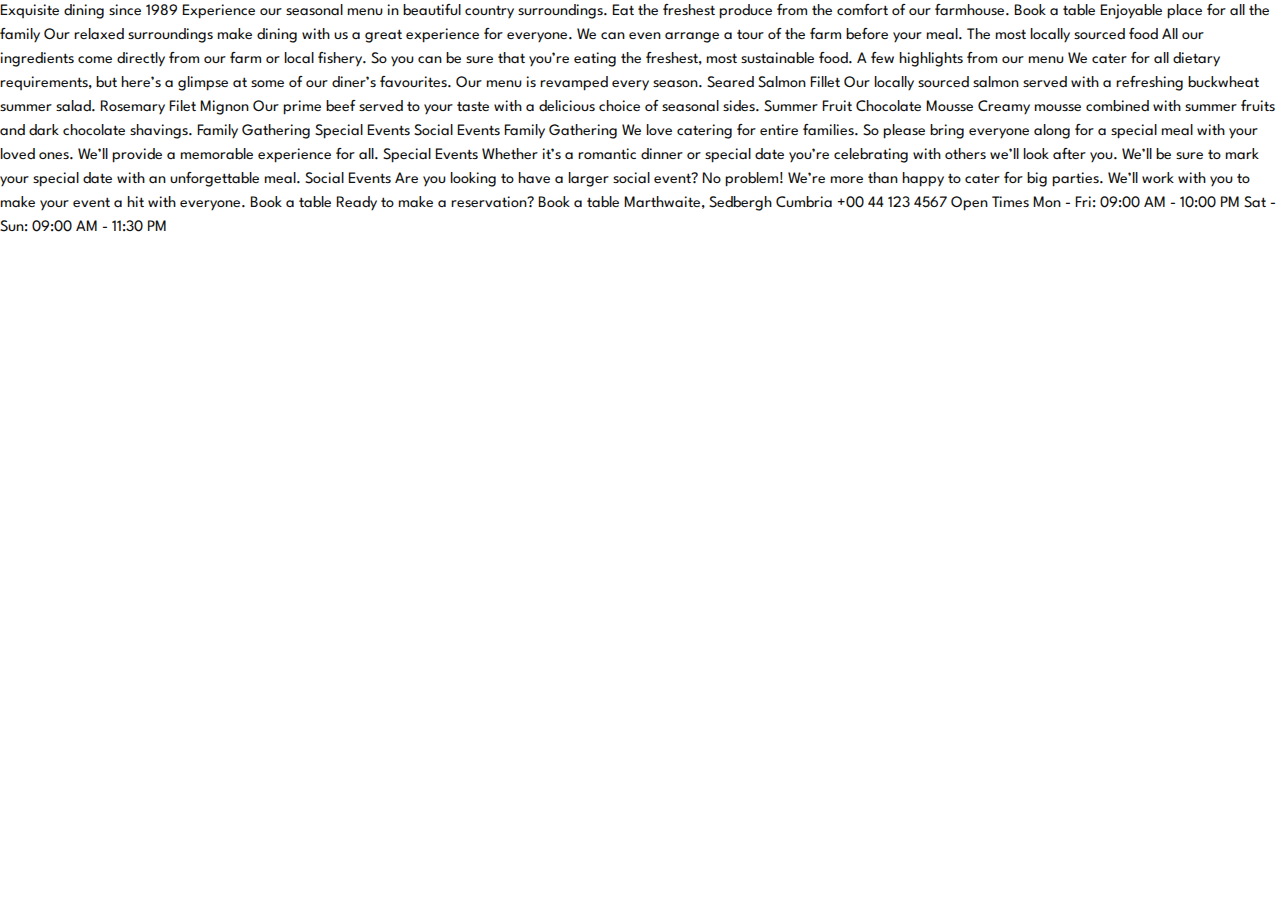
<file: index copy.html>
<!DOCTYPE html>
<html lang="en">
<head>
  <meta charset="UTF-8">
  <meta name="viewport" content="width=device-width, initial-scale=1.0">

  <link rel="icon" type="image/png" sizes="32x32" href="./images/favicon-32x32.png">
  <link rel="stylesheet" href="style.css">
  
  <title>Frontend Mentor | Dine Website Challenge</title>
</head>
<body>

  Exquisite dining since 1989

  Experience our seasonal menu in beautiful country surroundings. Eat the freshest produce from 
  the comfort of our farmhouse.

  Book a table



  Enjoyable place for all the family

  Our relaxed surroundings make dining with us a great experience for everyone. We can even arrange 
  a tour of the farm before your meal.

  The most locally sourced food

  All our ingredients come directly from our farm or local fishery. So you can be sure that you’re 
  eating the freshest, most sustainable food.



  A few highlights from our menu

  We cater for all dietary requirements, but here’s a glimpse at some of our diner’s favourites. 
  Our menu is revamped every season.

  Seared Salmon Fillet
  Our locally sourced salmon served with a refreshing buckwheat summer salad.

  Rosemary Filet Mignon
  Our prime beef served to your taste with a delicious choice of seasonal sides.

  Summer Fruit Chocolate Mousse
  Creamy mousse combined with summer fruits and dark chocolate shavings.



  Family Gathering
  Special Events
  Social Events

  Family Gathering
  We love catering for entire families. So please bring everyone along for a special meal with your 
  loved ones. We’ll provide a memorable experience for all.

  Special Events
  Whether it’s a romantic dinner or special date you’re celebrating with others we’ll look after you. 
  We’ll be sure to mark your special date with an unforgettable meal.

  Social Events
  Are you looking to have a larger social event? No problem! We’re more than happy to cater for big 
  parties. We’ll work with you to make your event a hit with everyone.

  Book a table



  Ready to make a reservation?

  Book a table



  Marthwaite, Sedbergh
  Cumbria
  +00 44 123 4567

  Open Times
  Mon - Fri: 09:00 AM - 10:00 PM
  Sat - Sun: 09:00 AM - 11:30 PM

</body>
</html>
</file>
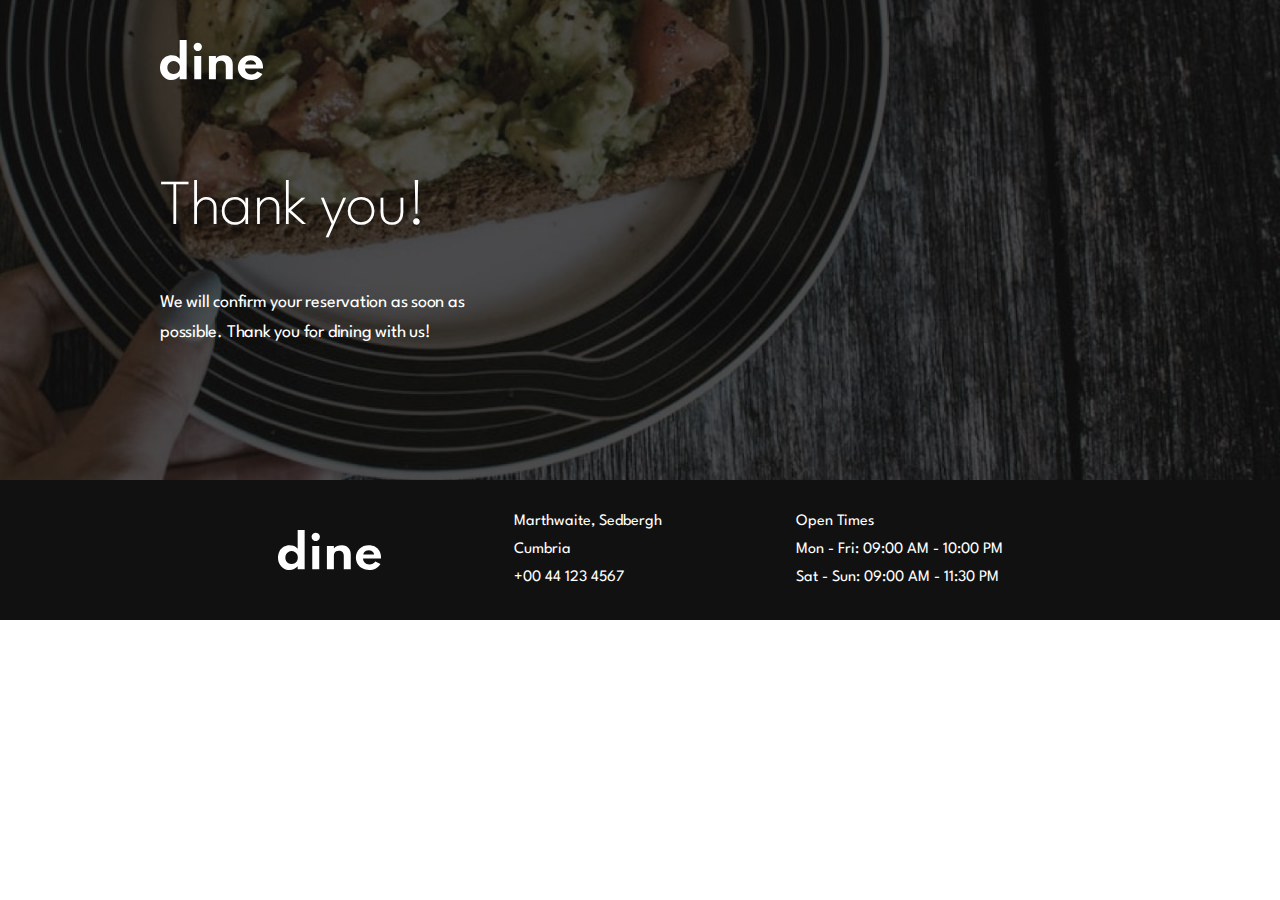
<file: thanks.html>
<!DOCTYPE html>
<html lang="en">
<head>
  <meta charset="UTF-8">
  <meta name="viewport" content="width=device-width, initial-scale=1.0">

  <link rel="icon" type="image/png" sizes="32x32" href="./images/favicon-32x32.png">
  <link rel="stylesheet" href="style.css">
  <title>Frontend Mentor | Dine Website Challenge</title>
</head>
<body>
<main>
  <div class="booking-header">
      <div class="container booking-logo"><img  src="./images/logo.svg" alt="logo"></div>
      <div class="container booking flex">
        <div class="booking-text">
          <h1 class="text-white">Thank you!</h1>
          <p class="body1 text-white">
            We will confirm your reservation as soon as possible. Thank you for dining with us!
          </p>
        </div>
  
    <div class=" booking-curve">
      <img src="./images/patterns/pattern-curve-bottom-right.svg" alt="decorative background">
    </div>
  </div>
</main>



<footer>
  <div class="footer">
    <div class="container footer-text flex">
      <img class="footer-logo" src="./images/logo.svg" alt="">
      <div class="footer-address flex">
        <p>Marthwaite, Sedbergh</p>
        <p>Cumbria</p>
        <p>+00 44 123 4567</p>
      </div>
      <div class="footer-hours flex">
        <p>Open Times</p>
        <p>Mon - Fri: 09:00 AM - 10:00 PM</p>
        <p>Sat - Sun: 09:00 AM - 11:30 PM</p>
      </div>
    </div>
  </div>
</footer>

<script src="./index.js"></script>
</body>
</html>
</file>
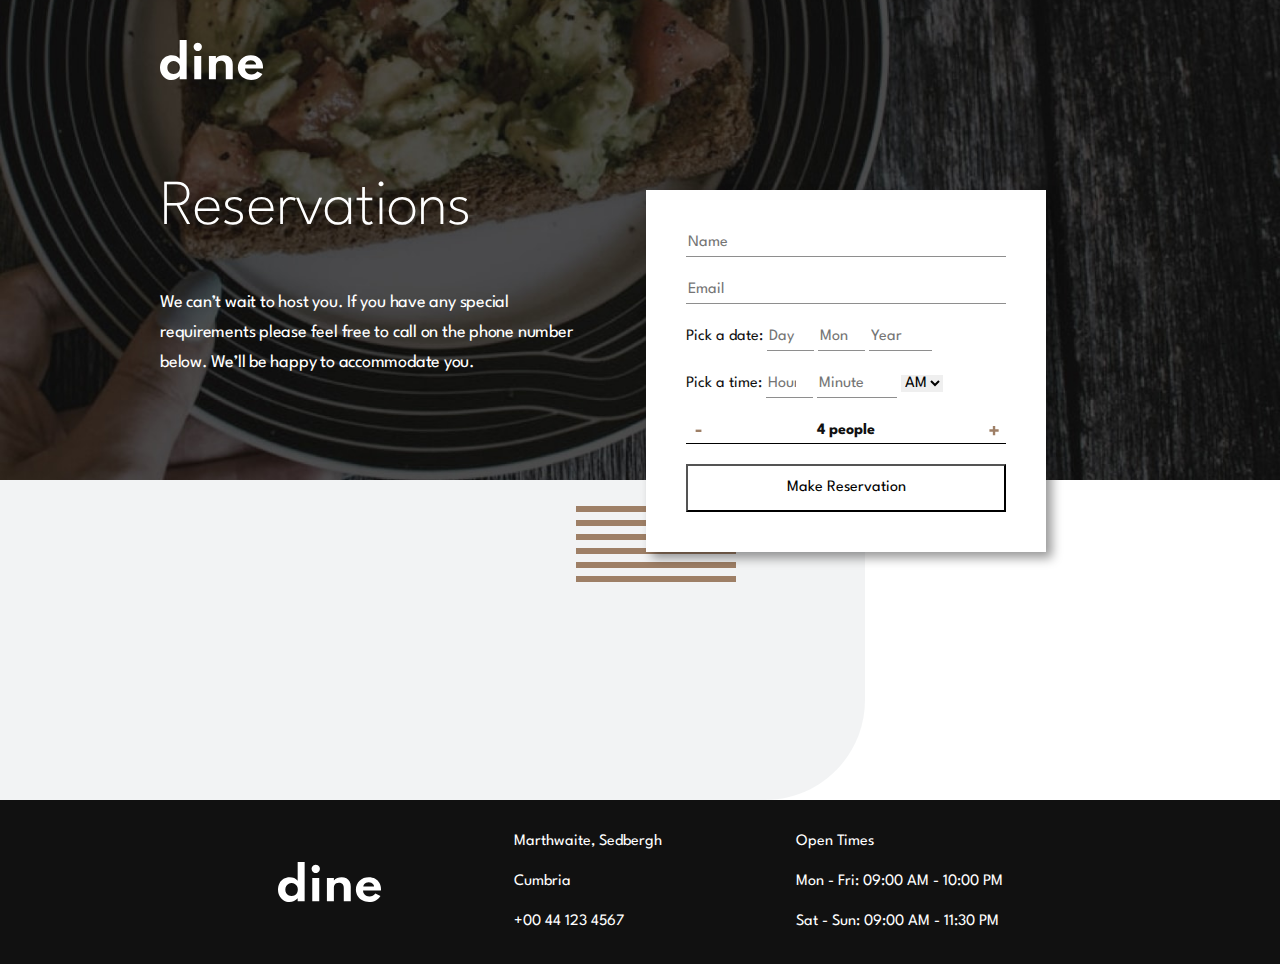
<file: dine-restaurant-website-figma/booking.html>
<!DOCTYPE html>
<html lang="en">
<head>
  <meta charset="UTF-8">
  <meta name="viewport" content="width=device-width, initial-scale=1.0">

  <link rel="icon" type="image/png" sizes="32x32" href="./images/favicon-32x32.png">
  <link rel="stylesheet" href="style.css">
  <title>Frontend Mentor | Dine Website Challenge</title>
</head>
<body>
<main>
  <div class="booking-header">
      <div class="container booking-logo"><a href="./index.html"><img  src="./images/logo.svg" alt="logo"></a></div>
      <div class="container booking flex">
        <div class="booking-text">
          <h1 class="text-white">Reservations</h1>
          <p class="body1 text-white">
            We can’t wait to host you. If you have any special requirements please feel free to
            call on the phone number below. We’ll be happy to accommodate you.
          </p>
        </div>
        <div class="booking-form">
  
          <form action="https://formsubmit.co/bdf7ccf14a873811dc5164afc7ddfd8e" method="POST">
            <input required type="text" name="name" placeholder="Name"><span class="sr-only">Name</span></input>
            <input required type="email" name="email" placeholder="Email"><span class="sr-only">Email</span></input>
  
            <div id="date">
              <label for="date">Pick a date:</label>
              <input id="day" type="number" name="day" placeholder="Day" min="1" max="31">
              <input id="month" type="number" name="month" placeholder="Month" min="1" max="12">
              <input id="year" type="number" name="year" placeholder="Year" min="2022" max="2023">
            </div>
  
            <div id="time">
              <label for="time">Pick a time: </label>
              <input id="hour" type="number" name="hour" placeholder="Hour" min="10" max="22">
              <input id="minute" type="number" name="minute" placeholder='Minute' min="00" max="30" step='30'>
              <select class="ampm">
                <option name="am" value="AM">AM</option>
                <option name="pm" value="PM">PM</option>
              </select>
            </div>
  
            <div class="input-number flex">
              <button id="minus" class="minus"></button>
              <span id="people-count" class="people-count fw-bold">4<span class="people"> people</span> </span>
              <button id="plus" class="plus"></button>
            </div>
            <!-- <input id="guests" type="text" class="sr-only" name="guests">4</input> -->
            <input type="hidden" name="_next" value="https://thomasaurelius.github.io/fm_dine-restaurant-website/thanks.html?">
            <button type="submit" class="form-btn">Make Reservation</button>
          </form>
          <img class="booking-lines desktop" src="./images/patterns/pattern-lines.svg" alt="lines">
        </div>
  
      </div>
  
    </div>
    <div class=" booking-curve">
      <img src="./images/patterns/pattern-curve-bottom-right.svg" alt="decorative background">
  </div>
</main>



<footer>
  <div class="footer">
    <div class="container footer-text flex">
      <img class="footer-logo" src="./images/logo.svg" alt="">
      <div class="footer-address flex">
        <p>Marthwaite, Sedbergh</p>
        <p>Cumbria</p>
        <p>+00 44 123 4567</p>
      </div>
      <div class="footer-hours flex">
        <p>Open Times</p>
        <p>Mon - Fri: 09:00 AM - 10:00 PM</p>
        <p>Sat - Sun: 09:00 AM - 11:30 PM</p>
      </div>
    </div>
  </div>
</footer>

<script src="./index.js"></script>
</body>
</html>
</file>
<file: style.css>
@import url('https://fonts.googleapis.com/css2?family=Spartan:wght@100;200;300;400;500;600;700;800;900&display=swap');

/* ---------------- */
/* Reset            */
/* ---------------- */

/* Box sizing rules */
*,
*::before,
*::after {
   box-sizing: border-box;
}

/* Remove default margin */
body,
h1,
h2,
h3,
h4,
p,
figure,
picture,
blockquote,
dl,
dd {
   margin: 0;

}

/* Remove list styles on ul, ol elements with a list role, which suggests default styling will be removed */
ul[role="list"],
ol[role="list"] {
   list-style: none;
}

/* Set core root defaults */
html:focus-within {
   scroll-behavior: smooth;
}

/* Set core body defaults */
body {
   min-height: 100vh;
   text-rendering: optimizeSpeed;
   line-height: 1.5;
   font-family: "Spartan", sans-serif;
   font-size: var(--fs-300);
   background-color: white;
   color: #111111;
}

/* A elements that don't have a class get default styles */
a:not([class]) {
   text-decoration-skip-ink: auto;
}

/* Make images easier to work with */
img,
picture {
   max-width: 100%;
   display: block;
}

/* Inherit fonts for inputs and buttons */
input,
button,
textarea,
select {
   font: inherit;
}

/* Remove all animations, transitions and smooth scroll for people that prefer not to see them */
@media (prefers-reduced-motion: reduce) {
   html:focus-within {
      scroll-behavior: auto;
   }

   *,
   *::before,
   *::after {
      animation-duration: 0.01ms !important;
      animation-iteration-count: 1 !important;
      transition-duration: 0.01ms !important;
      scroll-behavior: auto !important;
   }
}

/* Hide Property */
[hidden] {
   display: none;
}

/* Customer header sizes */
h1 {
   font-size: 4rem;
   font-weight: 200;
   line-height: 4.5rem;
   letter-spacing: -0.8px;
}

h2 {
   font-size: 2.5rem;
   font-weight: 700;
   line-height: 3.5rem;
   letter-spacing: -.5px;
}

h3 {
   font-size: 1.125rem;
   font-weight: 700;
   line-height: 1.75rem;
   letter-spacing: -.22px;
}

h4 {
   font-size: .875rem;
   font-weight: 500;
   line-height: 1.75rem;
   letter-spacing: 2px;
}

h5 {
   font-size: 0.83rem;
}

h6 {
   font-size: 0.67rem;
}

h1 {
   margin: 0.67em 0;
}


h5,
h6,
p {
   font-weight: 400;
}

pre {
   white-space: pre-wrap;
}

/* Defaults for images */
img,
picture,
svg {
   display: block;
   max-width: 100%;
   height: auto;
   border-style: none;
}

picture {
   display: contents;
}

source {
   display: none;
}

svg {
   overflow: hidden;
}

/* Block Behavior */

article,
aside,
details,
figcaption,
figure,
footer,
header,
hgroup,
main,
nav,
section {
   display: block;
}

/* ------------------- */
/* End of reset CSS    */
/* ------------------- */

/* ----------------- */
/* Custom Properties */
/* ----------------- */

:root {
   /* colors */
   --clr-beaver: 27, 22%, 51%;
   --clr-cod-grey: 0, 0%, 7%;
   --clr-mirage: 234, 30%, 13%;
   --clr-ebony-clay: 218, 21%, 18%;
   --clr-shuttle-grey: 217, 14%, 42;
   --clr-white: 0 0% 100%;


   /* font sizes */
   --fs-900: 9.375rem;
   --fs-800: 6.25rem;
   --fs-700: 3.5rem;
   --fs-600: 2rem;
   --fs-500: 1.75rem;
   --fs-400: 1.125rem;
   --fs-300: 1rem;
   --fs-200: 0.875rem;
   --fs-100: 0.825rem
      /* font-families */
      --ff-serif: "Spartan", serif;



}

/* ------------------- */
/* Utility classes     */
/* ------------------- */

/* General */

.flex {
   display: flex;
   gap: var(--gap, 1rem);
}

.grid {
   display: grid;
   gap: var(--gap, 1rem);
}

.container {
   padding-inline: 2em;
   max-width: 80rem;
   margin-inline: auto;
}

.sr-only:not(:focus):not(:active) {
   clip: rect(0 0 0 0);
   clip-path: inset(50%);
   height: 1px;
   overflow: hidden;
   position: absolute;
   white-space: nowrap;
   width: 1px;
}

.uppercase {
   text-transform: uppercase;
}

/* font-weight  */
.fw-light {
   font-weight: 200;
}

.fw-regular {
   font-weight: 400;
}

.fw-semi-bold {
   font-weight: 500;
}

.fw-bold {
   font-weight: 700;
}

/* apply to everything but the first child */
.flow>*:not(:first-child) {
   margin-top: 1rem var(--flow-space, 1rem);
}


.body1 {
   font-family: "Spartan", sans-serif;
   font-size: var(--fs-400);
   line-height: 30px;
   letter-spacing: -.22px;
}

.body2 {
   font-family: "Spartan", sans-serif;
   font-size: var(--fs-200);
   line-height: 28px;
   letter-spacing: -.19;
}

.btn {
   padding: 15px 40px;
   margin: 40px 0px 10px 0px;
   background-color: #17192b;
   border: 0;
   color: white;
   outline: 1px solid white;
}

.btn a {
   text-decoration: none;
   color: white;
}

.btn-light {
   background-color: #5c6779;
}

.btn:hover,
.btn:focus {
   background-color: white;
   color: #17192b;
   cursor: pointer;
}

.btn-light.hover,
.btn-light:hover,
.btn-light:focus {
   background-color: #111111;
   color: white;
   cursor: pointer;
}

.btn-dark.hover {
   background-color: white;
   color: #17192b;
}

.btn-inactive {
   color: #5c6779;
   outline: 1px solid #5c6779;
}

.btn-light.btn-inactive,
.btn-light.btn-inactive:hover,
.btn-light.btn.inactive:focus {
   outline: 1px solid RGBA(36, 43, 55, .25);
   color: RGBA(36, 43, 55, .25);
}

.form {
   justify-content: space-between;
   align-items: center;
   margin-block: 20px;
}

input {
   border: none;
   border-bottom: 1px solid #8e8e8e;
   outline: none;
   margin-bottom: 20px;
}

input[type=text].active-input {
   color: black;

}

input[type=text].error-input {
   color: red;
}

input[type=text] {
   width: 100%;
}

input[type=email] {
   width: 100%;
}

input[type=date] {
   width: 100%;
   text-align: center;
}

input[type=time] {
   width: 100%;
   text-align: center;
}

.input-number {
   justify-content: space-between;
   align-items: center;
   width: 100%;
   border-bottom: 1px solid black;
   text-align: center;
}

.minus {
   background-image: url('./images/icons/icon-minus.svg');
   background-position: center;
   background-repeat: no-repeat;
   background-color: transparent;
   width: 25px;
   height: 25px;
   border: none;
   cursor: pointer;
}

.plus {
   background-image: url('./images/icons/icon-plus.svg');
   background-position: center;
   background-repeat: no-repeat;
   background-color: transparent;
   height: 25px;
   width: 25px;
   border: none;
   cursor: pointer;
}

[list]::-webkit-calendar-picker-indicator {
   opacity: 0;
}

.input-list {
   position: relative;
}

.input-icon {
   position: absolute;
   right: 0px;
   top: 7px;
}



/* Colors */



.text-white {
   color: #ffffff;
}

.text-beaver {
   color: #9e7f66;
}

.text-cod-grey {
   color: #111111;
}

.text-mirage {
   color: #17192b;
}

.text-ebony-clay {
   color: #242b37;
}

.text-shuttle-grey {
   color: #5c6779;
}

.letterspacing-1 {
   letter-spacing: 3.75px;
}

.letterspacing-3 {
   letter-spacing: 2px;
}

/* ------------- */
/* Design system */
/* ------------- */

.colors {
   gap: 2rem;
   justify-content: space-evenly;
}

.color {
   margin: 10px;
}

.container {
   width: 80vw;
   margin: 0 auto;
}

.header-left {
   width: 20%;
   height: 20%;
   margin-block: 30px;
   background-color: black;
}

.header-right {
   position: relative;
   align-items: center;
   z-index: 0;
}

.header-text {
   position: absolute;
   top: -80px;
   right: 100px;
}

.header-icon {
   position: absolute;
   right: -70px;
   top: -150px;
   width: 45%;
   height: 200px;
   z-index: 1;
}

.header-lines {
   position: absolute;
   top: 0px;
   right: -100px;
   width: 25%;
}

.primary {
   flex-direction: column;
}

.secondary {
   flex-direction: column;
}

.color-sample {
   width: 60px;
   max-width: 100px;
   height: 60px;
   border-radius: 50%;
   aspect-ratio: 1;
   align-self: center;
}

.beaver .color-sample {
   background-color: #9e7f66;

}

.cod-grey .color-sample {
   background-color: #111111;
}

.mirage .color-sample {
   background-color: #17192b;
}

.ebony-clay .color-sample {
   background-color: #242b37;
}

.shuttle-grey .color-sample {
   background-color: #5c6779;
}

.typo-left {
   flex-direction: column;
   gap: 1rem;
   min-width: 50%;
}

.typo-top {
   justify-content: space-between;
}

.alphabet {
   max-width: 35%;
   word-wrap: break-word;
   letter-spacing: 2px;
}

#buttons-dark {
   display: flex;
   justify-content: flex-end;
}

#buttons-light {
   display: flex;
   justify-content: flex-end;
}

.buttons-dark {
   background-color: #17192b;
   border-bottom-left-radius: 50px;
}

.buttons-light {
   background-color: #5c6779;
   border-bottom-left-radius: 50px;
}

.buttons-dark>div,
.buttons-light>div {
   display: flex;
   flex-direction: column;
   justify-content: center;
   align-items: center;

}

.buttons>small {
   margin-bottom: 30px;
}

.btn a {
   text-decoration: none;
   color: white;
}

.btn-header {
   justify-content: center;
   align-items: center;
}

.input-number--inactive {
   color: rgba(92, 104, 122, .5)
}


/* --------------- */
/* Header          */
/* --------------- */

header {
   min-height: 120vh;
   background-color: #111111;
   background-image: url('./images/homepage/hero-bg-desktop.jpg');
   background-size: cover;
   background-repeat: no-repeat;
   background-position: 70% center;
}

.hero-title {
   margin-top: 60px;
}

.hero-img {
   max-height: 100%;
   max-width: 100%;

}

.logo {
   padding-top: 40px;
}

.hero-text {
   max-width: 50%;
}

.hero-btn {
   background-color: transparent;
   border: none;
   margin-block: 30px;
   padding: 15px 30px;
   outline: 1px solid white;
   color: white
}

.hero-btn:hover a,
.hero-btn:focus a{
   color: #111111;
}

.hero-btn:hover,
.hero-btn:focus {
   color: #111111;
   background-color: #ffffff;
}

/* Section 2 */

.section-2-curve {
   position: relative;
}

.section-2-curve img {
   position: absolute;
   top: 150px;
}

.section-2-img {
   margin-top: -40px;
   min-width: 40vw;
   box-shadow: 0px 6px 6px rgba(0, 0, 0, .4);
}

.section-2 {
   justify-content: center;
   align-items: center;
   gap: 5em;
}

.section-2-title {
   margin-top: 30px;
}

/* Section 3 */

.section-3-curve {
   position: relative;
}

.section-3-curve img {
   position: absolute;
   bottom: -600px;
   right: 0;
}

.section-3-lines {
   position: absolute;
   top: 260px;
}

.section-3-img {
   margin-top: 40px;
   min-width: 40vw;
   box-shadow: 0 6px 10px rgba(0, 0, 0, .4);
}

.section-3 {

   justify-content: center;
   align-items: center;
   gap: 5em;
}

.section-3-title {
   margin-top: 30px;

}

/* Section 4 */

#section-4 {
   margin-top: -50px;
   background-color: #111111;
   color: white;
   padding-top: 100px;
}

.section-4 {
   justify-content: center;
   align-items: center;
}

.section-4-left {
   max-width: 30vw;
   padding-block: 50px;
}

.section-4-right {
   flex-direction: column;
   padding-bottom: 50px;

}

.section-4-img {
   width: 200px;
   box-shadow: 0 6px 10px rgba(0, 0, 0, .4);
}

.section-4-img img {
   height: 100%;
   box-shadow: 0 6px 10px rgba(0, 0, 0, .4);
}

.menu-item {
   align-items: center;
}

.section-4-right hr {
   width: 100%;
}

/* Section 5 */

.section-5-accents {
   position: relative;
}

.section-5-curve {
   position: absolute;
   top: -50px;
}

.section-5-img {
   position: relative;
}

.section-5-lines {
   position: absolute;
   top: -40px;
   left: -400px;
   height: 30%;
}

#section-5 {
   margin-block: 50px;
}

.section-5 {
   gap: 3rem;
   justify-content: space-between;
}

.section-5-left img {
   padding-top: 40px;
   min-width: 40vw;
}

.section-5-right {
   width: 40vw;
}

.section-5-title {
   margin-top: 50px;
}

button {
   display: block;
   cursor: pointer;
}

.section-5-btns {
   margin-top: 30px;
}

.section-5-btns button {
   background-color: transparent;
   border: 0;
   margin-block: 10px;
   color: rgba(76, 76, 76, .5);
}

.section-5-btns button:hover,
.section-5-btns button:focus {
   cursor: pointer;
}

.section-5-btns [aria-selected="true"] {
   color: #111111;
}

.section-5-btns [aria-selected="true"]::after {
   content: "";
   background-color: #111111;
   display: inline-block;
   height: 1px;
   width: 3rem;   
   position: absolute;
   bottom: 50%;
   left: calc(50% - 9rem)
}



.section-5-btn {
   position: relative;

}

.section-5-btn img {
   position: absolute;
   top: 7px;
   left: -70px
}

.hidden {
   display: none;
}


.event-btn:hover {
   background-color: transparent;
   border: 1px solid #17192b;

}

.event-btn:hover a {
   color: #17192b;
   font-weight: 700;
}

/* Section 6 */

#section-6 {
   background-image: url('./images/homepage/ready-bg-desktop.jpg');
   background-position: center center;
   background-repeat: no-repeat;
   background-size: cover;
   height: 35vh;
}

.section-6 {
   justify-content: space-between;
   align-items: center;
   height: 100%;
   ;
}

.section-6 h3 {
   font-size: 2rem;
}

.reservation-btn {
   margin: 0;
   background-color: transparent;
}

a > .reservation-btn  {
   text-decoration: none;
}

.reservation-btn:hover a,
.reservation-btn:focus a {
   color: #111111;
   
}

/* Footer */

.footer {
   background-color: #111111;
   color: white;
   height: 100%;
}

.footer-text {
   justify-content: space-evenly;
   align-items: center;
   padding-block: 30px;
}

.footer-logo {
   height: 40px;
}

.footer-address {
   flex-direction: column;
   gap: .25em;
}

.footer-hours {
   flex-direction: column;
   gap: .25em;
}

.tablet,
.mobile {
   display: none;
}

/* --------------------- */
/* Booking               */
/* --------------------- */


.booking-header {
   background-image: url('./images/booking/hero-bg-desktop.jpg');
   background-position: center center;
   background-repeat: no-repeat;
   background-size: cover;
   height: 480px;
}

.booking-logo {
   padding-top: 40px;
   ;
}


.booking {
   position: relative;
   gap: 4rem;
   margin-top: 50px;

}

.booking-form {
   position: relative;
   /* top: 60px;
   right: 0px; */
   background-color: white;
   padding: 40px;
   min-width: 400px;
   max-width: 400px;
   margin-top: 60px;
   margin-right: 50px;
   box-shadow: 6px 6px 10px rgba(0, 0, 0, 0.4);
}

.booking-text {
   max-width: 33vw;
}

.form-btn {
   background-color: transparent;
   width: 100%;
   margin-top: 20px;
   padding-block: 10px;
}

.booking-lines {
   position: absolute;
   bottom: -30px;
   right: 310px;
   z-index: -1;
}

.booking-curve {
   position: relative;
   right: 10vw;
   z-index: -2;
}

#minute {
   width: 25%;
}

.ampm {
   border: none;

}


@media (max-width: 1100px) {
   .section-5-left img {
      padding-top: 150px;

   }

   .booking h1 {
      font-size: 3.5rem;
   }
}

@media (max-width: 1000px) {
   .section-5-left img {
      padding-top: 200px;

   }
}

@media (max-width: 900px) {
   .section-5-left img {
      padding-top: 300px;
   }

   .booking h1 {
      font-size: 3rem;
   }
}

@media (max-width: 768px) {

   .desktop {
      display: none;
   }

   .tablet {
      display: block;
   }

   header {
      background-image: url('./images/homepage/hero-bg-tablet.jpg');
      background-position: center center;
   }

   .hero-text {
      text-align: center;
      margin-top: 100px;
      max-width: 100%;
   }

   .hero-btn {
      margin: 20px auto;
   }

   .section-2 {
      margin-top: -30px;
      flex-direction: column;
   }

   .section-3 {
      flex-direction: column;
   }

   .section-3-text {
      order: 2;
      margin-bottom: 100px;
   }

   .section-3-img {
      order: 1;
   }

   .section-4 {
      flex-direction: column;
   }

   .section-4-left {
      max-width: 100%;
      text-align: center;
   }

   .section-5 {
      flex-direction: column;
      justify-content: center;
      align-items: center;
   }

   .section-5-right {
      display: flex;
      flex-direction: column;
      width: 80%;
      text-align: center;
   }

   .event-btn {
      margin: 20px auto;
   }

   .section-5-info {
      order: 2
   }

   .section-5-btns {
      order: 1;
      display: flex;
      justify-content: space-evenly;
   }

   .event-btn {
      order: 3;
   }

   .section-5-btn img {
      top: -10px;
      left: 40px;
   }

   .section-5-btns [aria-selected="true"]::after {
      content: "";
      background-color: #111111;
      display: inline-block;
      height: 0px;
      
   }

   .section-6 {
      flex-direction: column;
      justify-content: space-evenly;
      text-align: center;
   }

   .section-6 h3 {
      font-size: 1.5rem;
      padding-top: 20px;
   }

   .footer {
      height: 100%;
   }

   .footer-text {
      display: grid;
      grid-template-areas:
         "logo address"
         "logo hours";
   }

   .footer-address {
      grid-area: address;
   }

   .footer-hours {
      grid-area: hours
   }

   .footer-logo {
      grid-area: logo;

      align-self: baseline;
   }

   .booking {
      flex-direction: column;
      margin-top: 0;
   }

   .booking-text {
      max-width: 100%;
      text-align: center;
   }

   .booking-header {
      height: 600px;
      margin: 0 auto;
   }

   .booking-form {
      margin: 0 auto;
   }
}

@media (max-width: 600px) {
   .booking h1 {
      font-size: 3rem;
   }

   header {
      background-image: url('./images/homepage/hero-bg-mobile.jpg');
   }

   .booking-form {
      position: static;
      margin: 0;
      justify-self: center;
      align-self: center;
   }
}

@media (max-width: 420px) {
   .booking h1 {
      font-size: 2rem;
   }

   .container.booking {
      padding: 0;
   }

   .footer {
      margin: 0;
      margin-top: 100px;

   }

   .footer-text {
      display: flex;
      flex-direction: column;
      justify-content: center;
      align-items: center;
      text-align: left;
      margin: 0 auto;
      padding: 0;
   }

   .footer-logo {
      margin: 0 auto;
   }

   .booking-form {
      min-width: 375px;
      max-width: 375px;
   }

   .section-3-lines {
      z-index: -1;
      top: 200px;
   }
}
</file>
<file: dine-restaurant-website-figma/style.css>
@import url('https://fonts.googleapis.com/css2?family=Spartan:wght@100;200;300;400;500;600;700;800;900&display=swap');

/* ---------------- */
/* Reset            */
/* ---------------- */

/* Box sizing rules */
*,
*::before,
*::after {
   box-sizing: border-box;
}

/* Remove default margin */
body,
h1,
h2,
h3,
h4,
p,
figure,
picture,
blockquote,
dl,
dd {
   margin: 0;

}

/* Remove list styles on ul, ol elements with a list role, which suggests default styling will be removed */
ul[role="list"],
ol[role="list"] {
   list-style: none;
}

/* Set core root defaults */
html:focus-within {
   scroll-behavior: smooth;
}

/* Set core body defaults */
body {
   min-height: 100vh;
   text-rendering: optimizeSpeed;
   line-height: 1.5;
   font-family: "Spartan", sans-serif;
   font-size: var(--fs-300);
   background-color: white;
   color: #111111;
}

/* A elements that don't have a class get default styles */
a:not([class]) {
   text-decoration-skip-ink: auto;
}

/* Make images easier to work with */
img,
picture {
   max-width: 100%;
   display: block;
}

/* Inherit fonts for inputs and buttons */
input,
button,
textarea,
select {
   font: inherit;
}

/* Remove all animations, transitions and smooth scroll for people that prefer not to see them */
@media (prefers-reduced-motion: reduce) {
   html:focus-within {
      scroll-behavior: auto;
   }

   *,
   *::before,
   *::after {
      animation-duration: 0.01ms !important;
      animation-iteration-count: 1 !important;
      transition-duration: 0.01ms !important;
      scroll-behavior: auto !important;
   }
}

/* Hide Property */
[hidden] {
   display: none;
}

/* Customer header sizes */
h1 {
   font-size: 4rem;
   font-weight: 200;
   line-height: 4.5rem;
   letter-spacing: -0.8px;
}

h2 {
   font-size: 2.5rem;
   font-weight: 700;
   line-height: 3.5rem;
   letter-spacing: -.5px;
}

h3 {
   font-size: 1.125rem;
   font-weight: 700;
   line-height: 1.75rem;
   letter-spacing: -.22px;
}

h4 {
   font-size: .875rem;
   font-weight: 500;
   line-height: 1.75rem;
   letter-spacing: 2px;
}

h5 {
   font-size: 0.83rem;
}

h6 {
   font-size: 0.67rem;
}

h1 {
   margin: 0.67em 0;
}


h5,
h6,
p {
   font-weight: 400;
}

pre {
   white-space: pre-wrap;
}

/* Defaults for images */
img,
picture,
svg {
   display: block;
   max-width: 100%;
   height: auto;
   border-style: none;
}

picture {
   display: contents;
}

source {
   display: none;
}

svg {
   overflow: hidden;
}

/* Block Behavior */

article,
aside,
details,
figcaption,
figure,
footer,
header,
hgroup,
main,
nav,
section {
   display: block;
}

/* ------------------- */
/* End of reset CSS    */
/* ------------------- */

/* ----------------- */
/* Custom Properties */
/* ----------------- */

:root {
   /* colors */
   --clr-beaver: 27, 22%, 51%;
   --clr-cod-grey: 0, 0%, 7%;
   --clr-mirage: 234, 30%, 13%;
   --clr-ebony-clay: 218, 21%, 18%;
   --clr-shuttle-grey: 217, 14%, 42;
   --clr-white: 0 0% 100%;


   /* font sizes */
   --fs-900: 9.375rem;
   --fs-800: 6.25rem;
   --fs-700: 3.5rem;
   --fs-600: 2rem;
   --fs-500: 1.75rem;
   --fs-400: 1.125rem;
   --fs-300: 1rem;
   --fs-200: 0.875rem;
   --fs-100: 0.825rem
      /* font-families */
      --ff-serif: "Spartan", serif;



}

/* ------------------- */
/* Utility classes     */
/* ------------------- */

/* General */

.flex {
   display: flex;
   gap: var(--gap, 1rem);
}

.grid {
   display: grid;
   gap: var(--gap, 1rem);
}

.container {
   padding-inline: 2em;
   max-width: 80rem;
   margin-inline: auto;
}

.sr-only:not(:focus):not(:active) {
   clip: rect(0 0 0 0);
   clip-path: inset(50%);
   height: 1px;
   overflow: hidden;
   position: absolute;
   white-space: nowrap;
   width: 1px;
}

.uppercase {
   text-transform: uppercase;
}

/* font-weight  */
.fw-light {
   font-weight: 200;
}

.fw-regular {
   font-weight: 400;
}

.fw-semi-bold {
   font-weight: 500;
}

.fw-bold {
   font-weight: 700;
}

/* apply to everything but the first child */
.flow>*:not(:first-child) {
   margin-top: 1rem var(--flow-space, 1rem);
}


.body1 {
   font-family: "Spartan", sans-serif;
   font-size: var(--fs-400);
   line-height: 30px;
   letter-spacing: -.22px;
}

.body2 {
   font-family: "Spartan", sans-serif;
   font-size: var(--fs-200);
   line-height: 28px;
   letter-spacing: -.19;
}

.btn {
   padding: 15px 40px;
   margin: 40px 0px 10px 0px;
   background-color: #17192b;
   border: 0;
   color: white;
   outline: 1px solid white;
}

.btn a {
   text-decoration: none;
   color: white;
}

.btn-light {
   background-color: #5c6779;
}

.btn:hover,
.btn:focus {
   background-color: white;
   color: #17192b;
   cursor: pointer;
}

.btn-light.hover,
.btn-light:hover,
.btn-light:focus {
   background-color: #111111;
   color: white;
   cursor: pointer;
}

.btn-dark.hover {
   background-color: white;
   color: #17192b;
}

.btn-inactive {
   color: #5c6779;
   outline: 1px solid #5c6779;
}

.btn-light.btn-inactive,
.btn-light.btn-inactive:hover,
.btn-light.btn.inactive:focus {
   outline: 1px solid RGBA(36, 43, 55, .25);
   color: RGBA(36, 43, 55, .25);
}

.form {
   justify-content: space-between;
   align-items: center;
   margin-block: 20px;
}

input {
   border: none;
   border-bottom: 1px solid #8e8e8e;
   outline: none;
   margin-bottom: 20px;
}

input[type=text].active-input {
   color: black;

}

input[type=text].error-input {
   color: red;
}

input[type=text] {
   width: 100%;
}

input[type=email] {
   width: 100%;
}

input[type=date] {
   width: 100%;
   text-align: center;
}

input[type=time] {
   width: 100%;
   text-align: center;
}

.input-number {
   justify-content: space-between;
   align-items: center;
   width: 100%;
   border-bottom: 1px solid black;
   text-align: center;
}

.minus {
   background-image: url('./images/icons/icon-minus.svg');
   background-position: center;
   background-repeat: no-repeat;
   background-color: transparent;
   width: 25px;
   height: 25px;
   border: none;
   cursor: pointer;
}

.plus {
   background-image: url('./images/icons/icon-plus.svg');
   background-position: center;
   background-repeat: no-repeat;
   background-color: transparent;
   height: 25px;
   width: 25px;
   border: none;
   cursor: pointer;
}

[list]::-webkit-calendar-picker-indicator {
   opacity: 0;
}

.input-list {
   position: relative;
}

.input-icon {
   position: absolute;
   right: 0px;
   top: 7px;
}

/* Colors */



.text-white {
   color: #ffffff;
}

.text-beaver {
   color: #9e7f66;
}

.text-cod-grey {
   color: #111111;
}

.text-mirage {
   color: #17192b;
}

.text-ebony-clay {
   color: #242b37;
}

.text-shuttle-grey {
   color: #5c6779;
}

.letterspacing-1 {
   letter-spacing: 3.75px;
}

.letterspacing-3 {
   letter-spacing: 2px;
}

/* ------------- */
/* Design system */
/* ------------- */

.colors {
   gap: 2rem;
   justify-content: space-evenly;
}

.color {
   margin: 10px;
}

.container {
   width: 80vw;
   margin: 0 auto;
}

.header-left {
   width: 20%;
   height: 20%;
   margin-block: 30px;
   background-color: black;
}

.header-right {
   position: relative;
   align-items: center;
   z-index: 0;
}

.header-text {
   position: absolute;
   top: -80px;
   right: 100px;
}

.header-icon {
   position: absolute;
   right: -70px;
   top: -150px;
   width: 45%;
   height: 200px;
   z-index: 1;
}

.header-lines {
   position: absolute;
   top: 0px;
   right: -100px;
   width: 25%;
}

.primary {
   flex-direction: column;
}

.secondary {
   flex-direction: column;
}

.color-sample {
   width: 60px;
   max-width: 100px;
   height: 60px;
   border-radius: 50%;
   aspect-ratio: 1;
   align-self: center;
}

.beaver .color-sample {
   background-color: #9e7f66;

}

.cod-grey .color-sample {
   background-color: #111111;
}

.mirage .color-sample {
   background-color: #17192b;
}

.ebony-clay .color-sample {
   background-color: #242b37;
}

.shuttle-grey .color-sample {
   background-color: #5c6779;
}

.typo-left {
   flex-direction: column;
   gap: 1rem;
   min-width: 50%;
}

.typo-top {
   justify-content: space-between;
}

.alphabet {
   max-width: 35%;
   word-wrap: break-word;
   letter-spacing: 2px;
}

#buttons-dark {
   display: flex;
   justify-content: flex-end;
}

#buttons-light {
   display: flex;
   justify-content: flex-end;
}

.buttons-dark {
   background-color: #17192b;
   border-bottom-left-radius: 50px;
}

.buttons-light {
   background-color: #5c6779;
   border-bottom-left-radius: 50px;
}

.buttons-dark>div,
.buttons-light>div {
   display: flex;
   flex-direction: column;
   justify-content: center;
   align-items: center;

}

.buttons>small {
   margin-bottom: 30px;
}

.btn a {
   text-decoration: none;
   color: white;
}

.btn-header {
   justify-content: center;
   align-items: center;
}

.input-number--inactive {
   color: rgba(92, 104, 122, .5)
}


/* --------------- */
/* Header          */
/* --------------- */

header {
   min-height: 120vh;
   background-color: #111111;
   background-image: url('./images/homepage/hero-bg-desktop.jpg');
   background-size: cover;
   background-repeat: no-repeat;
   background-position: 70% center;
}

.hero-title {
   margin-top: 60px;
}

.hero-img {
   max-height: 100%;
   max-width: 100%;

}

.logo {
   padding-top: 40px;
}

.hero-text {
   max-width: 50%;
}

.hero-btn {
   background-color: transparent;
   border: none;
   margin-block: 30px;
   padding: 15px 30px;
   outline: 1px solid white;
   color: white
}

.hero-btn:hover,
.hero-btn:focus {
   color: #111111;
   background-color: #ffffff;
}

/* Section 2 */

.section-2-curve {
   position: relative;
}

.section-2-curve img {
   position: absolute;
   top: 150px;
}

.section-2-img {
   margin-top: -40px;
   min-width: 40vw;
   box-shadow: 0px 6px 6px rgba(0, 0, 0, .4);
}

.section-2 {
   justify-content: center;
   align-items: center;
   gap: 5em;
}

.section-2-title {
   margin-top: 30px;
}

/* Section 3 */

.section-3-curve {
   position: relative;
}

.section-3-curve img {
   position: absolute;
   bottom: -600px;
   right: 0;
}

.section-3-lines {
   position: absolute;
   top: 260px;
}

.section-3-img {
   margin-top: 40px;
   min-width: 40vw;
   box-shadow: 0 6px 10px rgba(0, 0, 0, .4);
}

.section-3 {

   justify-content: center;
   align-items: center;
   gap: 5em;
}

.section-3-title {
   margin-top: 30px;

}

/* Section 4 */

#section-4 {
   margin-top: -50px;
   background-color: #111111;
   color: white;
   padding-top: 100px;
}

.section-4 {
   justify-content: center;
   align-items: center;
}

.section-4-left {
   max-width: 30vw;
   padding-block: 50px;
}

.section-4-right {
   flex-direction: column;
   padding-bottom: 50px;

}

.section-4-img {
   width: 200px;
   box-shadow: 0 6px 10px rgba(0, 0, 0, .4);
}

.section-4-img img {
   height: 100%;
   box-shadow: 0 6px 10px rgba(0, 0, 0, .4);
}

.menu-item {
   align-items: center;
}

.section-4-right hr {
   width: 100%;
}

/* Section 5 */

.section-5-accents {
   position: relative;
}

.section-5-curve {
   position: absolute;
   top: -50px;
}

.section-5-img {
   position: relative;
}

.section-5-lines {
   position: absolute;
   top: -40px;
   left: -400px;
   height: 30%;
}

#section-5 {
   margin-block: 50px;
}

.section-5 {
   gap: 3rem;
   justify-content: space-between;
}

.section-5-left img {
   padding-top: 40px;
   min-width: 40vw;
}

.section-5-right {
   width: 40vw;
}

.section-5-title {
   margin-top: 50px;
}

button {
   display: block;
   cursor: pointer;
}

.section-5-btns {
   margin-top: 30px;
}

.section-5-btns button {
   background-color: transparent;
   border: 0;
   margin-block: 10px;
   color: rgba(76, 76, 76, .5);
}

.section-5-btns button:hover,
.section-5-btns button:focus {
   cursor: pointer;
}

.section-5-btns .active {
   color: #111111
}

.section-5-btn {
   position: relative;

}

.section-5-btn img {
   position: absolute;
   top: 7px;
   left: -70px
}

.hidden {
   display: none;
}


.event-btn:hover {
   background-color: transparent;
   border: 1px solid #17192b;

}

.event-btn:hover a {
   color: #17192b;
   font-weight: 700;
}

/* Section 6 */

#section-6 {
   background-image: url('./images/homepage/ready-bg-desktop.jpg');
   background-position: center center;
   background-repeat: no-repeat;
   background-size: cover;
   height: 35vh;
}

.section-6 {
   justify-content: space-between;
   align-items: center;
   height: 100%;
   ;
}

.section-6 h3 {
   font-size: 2rem;
}

.reservation-btn {
   margin: 0;
   background-color: transparent;
}

.reservation-btn:hover a,
.reservation-btn:focus a {
   color: #111111;
}

/* Footer */

.footer {
   background-color: #111111;
   color: white;
   height: 100%;
}

.footer-text {
   justify-content: space-evenly;
   align-items: center;
   padding-block: 30px;
}

.footer-logo {
   height: 40px;
}

.footer-address {
   flex-direction: column;
}

.footer-hours {
   flex-direction: column;
}

.tablet,
.mobile {
   display: none;
}

/* --------------------- */
/* Booking               */
/* --------------------- */


.booking-header {
   background-image: url('./images/booking/hero-bg-desktop.jpg');
   background-position: center center;
   background-repeat: no-repeat;
   background-size: cover;
   height: 480px;
}

.booking-logo {
   padding-top: 40px;
   ;
}


.booking {
   position: relative;
   gap: 4rem;
   margin-top: 50px;

}

.booking-form {
   position: relative;
   /* top: 60px;
   right: 0px; */
   background-color: white;
   padding: 40px;
   min-width: 400px;
   max-width: 400px;
   margin-top: 60px;
   margin-right: 50px;
   box-shadow: 6px 6px 10px rgba(0, 0, 0, 0.4);
}

.booking-text {
   max-width: 33vw;
}

.form-btn {
   background-color: transparent;
   width: 100%;
   margin-top: 20px;
   padding-block: 10px;
}

.booking-lines {
   position: absolute;
   bottom: -30px;
   right: 310px;
   z-index: -1;
}

.booking-curve {
   position: relative;
   right: 10vw;
   z-index: -2;
}

#minute {
   width: 25%;
}

.ampm {
   border: none;

}


@media (max-width: 1100px) {
   .section-5-left img {
      padding-top: 150px;

   }

   .booking h1 {
      font-size: 3.5rem;
   }
}

@media (max-width: 1000px) {
   .section-5-left img {
      padding-top: 200px;

   }
}

@media (max-width: 900px) {
   .section-5-left img {
      padding-top: 300px;
   }

   .booking h1 {
      font-size: 3rem;
   }
}

@media (max-width: 768px) {

   .desktop {
      display: none;
   }

   .tablet {
      display: block;
   }

   header {
      background-image: url('./images/homepage/hero-bg-tablet.jpg');
      background-position: center center;
   }

   .hero-text {
      text-align: center;
      margin-top: 100px;
      max-width: 100%;
   }

   .hero-btn {
      margin: 20px auto;
   }

   .section-2 {
      margin-top: -30px;
      flex-direction: column;
   }

   .section-3 {
      flex-direction: column;
   }

   .section-3-text {
      order: 2;
      margin-bottom: 100px;
   }

   .section-3-img {
      order: 1;
   }

   .section-4 {
      flex-direction: column;
   }

   .section-4-left {
      max-width: 100%;
      text-align: center;
   }

   .section-5 {
      flex-direction: column;
      justify-content: center;
      align-items: center;
   }

   .section-5-right {
      display: flex;
      flex-direction: column;
      width: 80%;
      text-align: center;
   }

   .event-btn {
      margin: 20px auto;
   }

   .section-5-info {
      order: 2
   }

   .section-5-btns {
      order: 1;
      display: flex;
      justify-content: space-evenly;
   }

   .event-btn {
      order: 3;
   }

   .section-5-btn img {
      top: -10px;
      left: 40px;
   }

   .section-6 {
      flex-direction: column;
      justify-content: space-evenly;
      text-align: center;
   }

   .section-6 h3 {
      font-size: 1.5rem;
      padding-top: 20px;
   }

   .footer {
      height: 100%;
   }

   .footer-text {
      display: grid;
      grid-template-areas:
         "logo address"
         "logo hours";
   }

   .footer-address {
      grid-area: address;
   }

   .footer-hours {
      grid-area: hours
   }

   .footer-logo {
      grid-area: logo;

      align-self: baseline;
   }

   .booking {
      flex-direction: column;
      margin-top: 0;
   }

   .booking-text {
      max-width: 100%;
      text-align: center;
   }

   .booking-header {
      height: 600px;
      margin: 0 auto;
   }

   .booking-form {
      margin: 0 auto;
   }
}

@media (max-width: 600px) {
   .booking h1 {
      font-size: 3rem;
   }

   header {
      background-image: url('./images/homepage/hero-bg-mobile.jpg');
   }

   .booking-form {
      position: static;
      margin: 0;
      justify-self: center;
      align-self: center;
   }
}

@media (max-width: 420px) {
   .booking h1 {
      font-size: 2rem;
   }

   .container.booking {
      padding: 0;
   }

   .footer {
      margin: 0;
      margin-top: 100px;

   }

   .footer-text {
      display: flex;
      flex-direction: column;
      justify-content: center;
      align-items: center;
      text-align: left;
      margin: 0 auto;
      padding: 0;
   }

   .footer-logo {
      margin: 0 auto;
   }

   .booking-form {
      min-width: 375px;
      max-width: 375px;
   }
}
</file>
